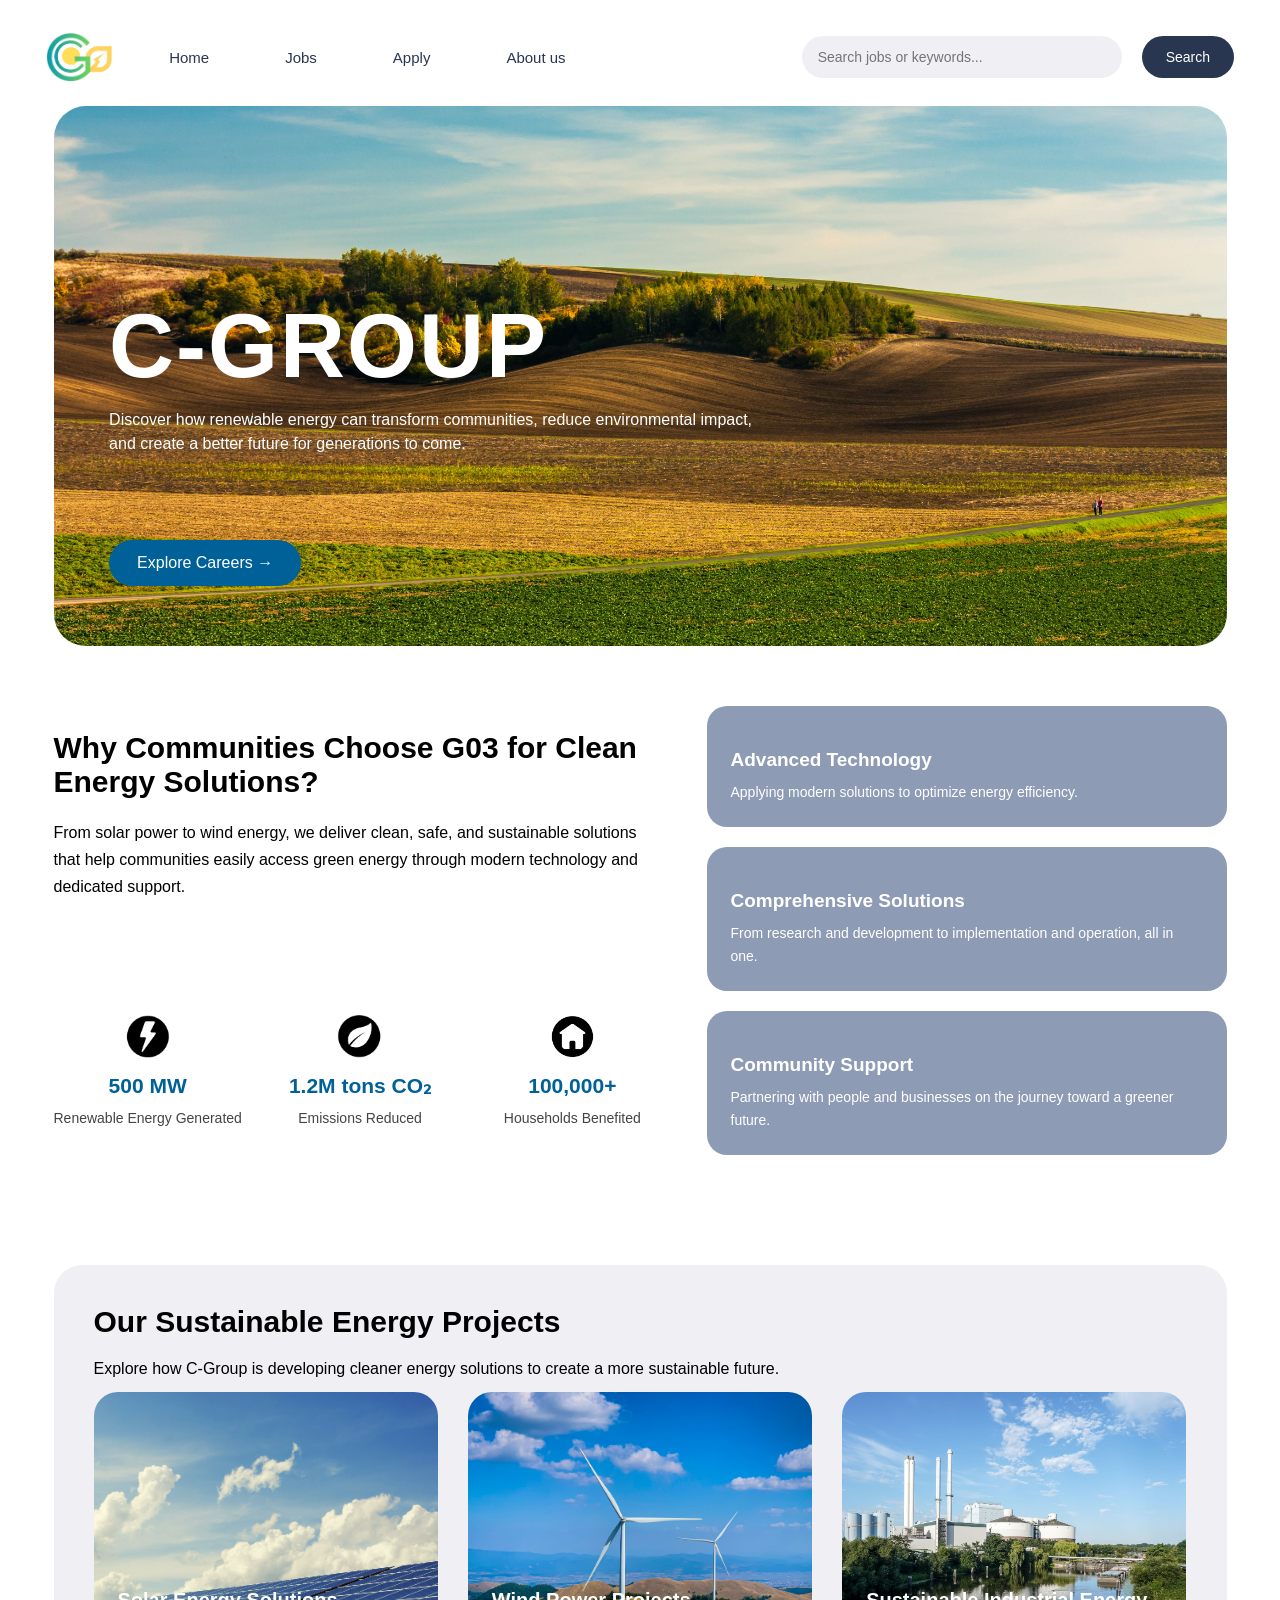
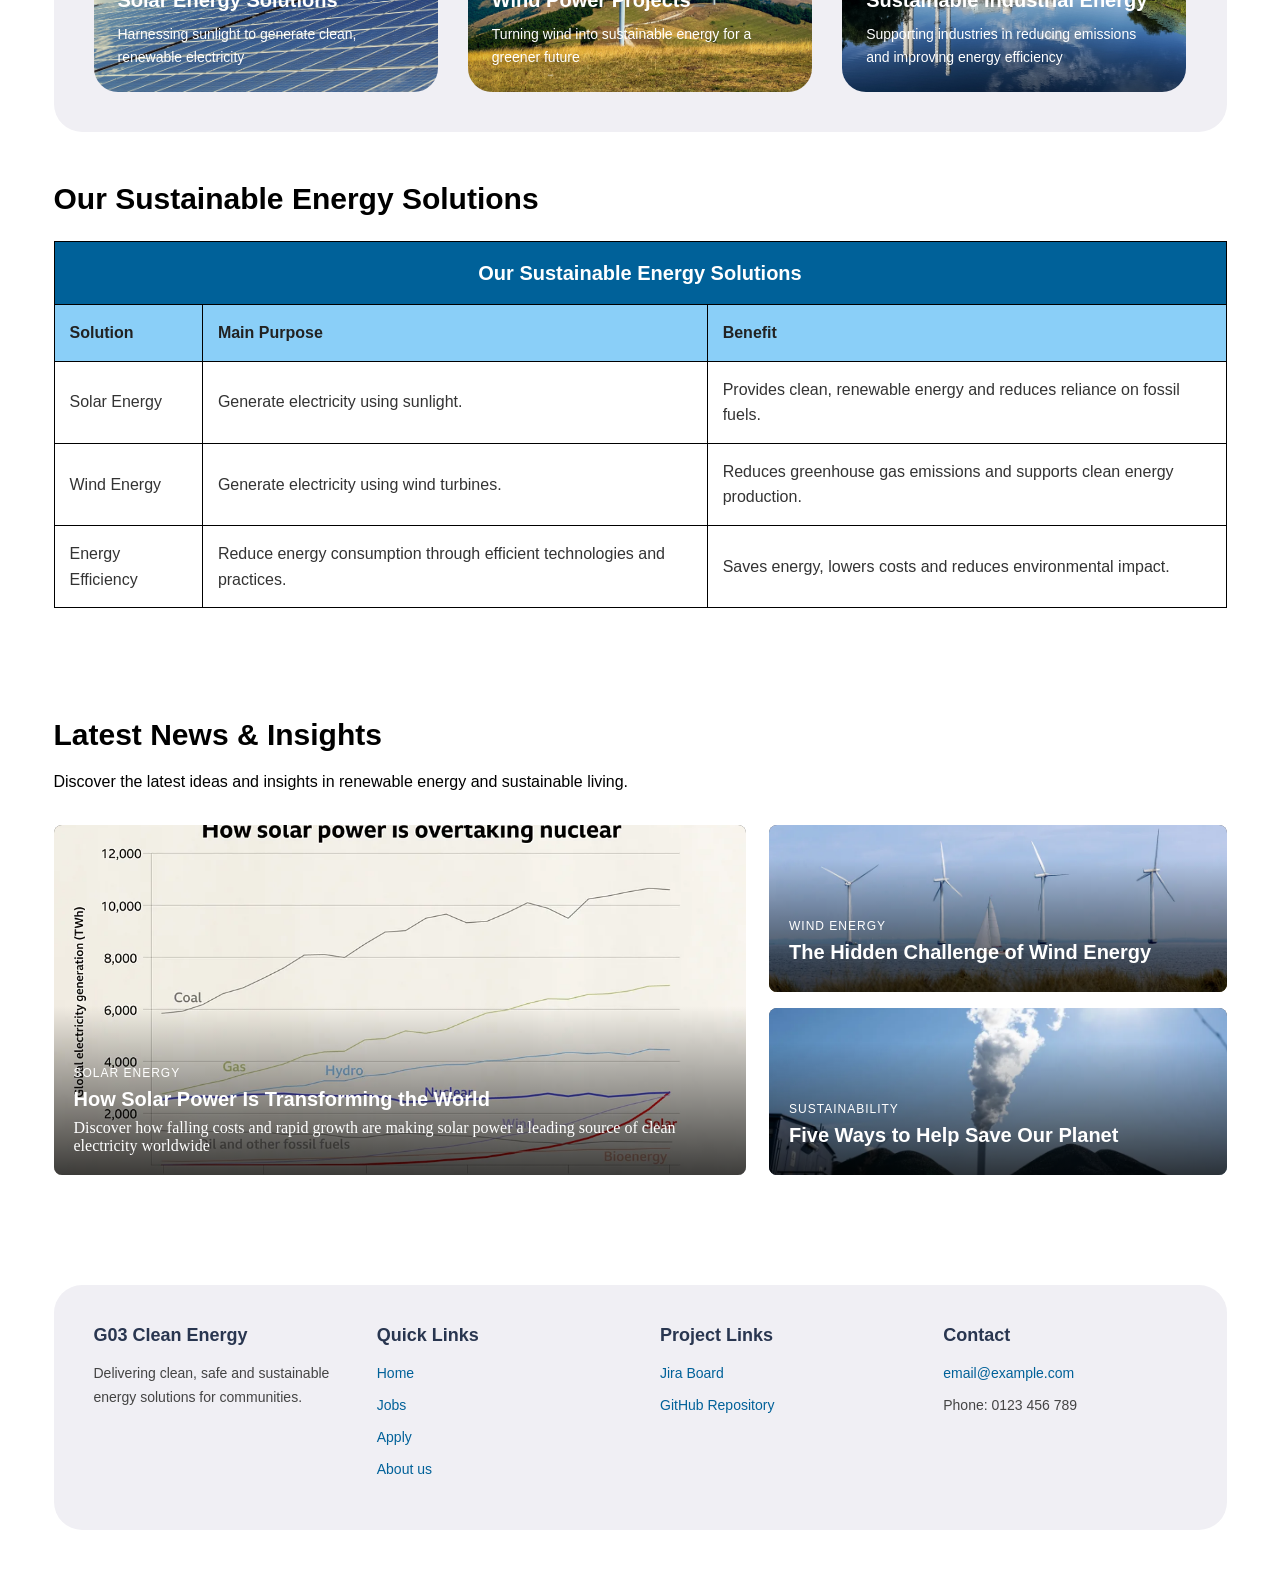
<file: Project-1/index.html>
<!DOCTYPE html>
<html lang="en">
<head>
    <meta charset="UTF-8">
    <meta name="viewport" content="width=device-width, initial-scale=1.0">
    <title>Document</title>
    
    <!-- Shared stylesheet: navigation bar and footer (used by every page) -->
    <link rel="stylesheet" href="styles/styles.css"> 

    <!-- Home page stylesheet: styles only for this page -->
    <link rel="stylesheet" href="styles/index.css">
</head>

<body>

    <!-- =====================================================
         1. HERO (navigation + banner image + hero text)
         ===================================================== -->

    <section class="hero">
        
        <!-- ---------- Navigation bar ---------- -->
        <nav>
            <!-- Left side: logo and page links -->
            <div class="nav-left">

                <!-- Company logo: clicking it returns to the Home page -->
                <a href="index.html" class="logo">
                    <img src="images/logo_.png" alt="company_logo">
                </a>

                <!-- Company logo: clicking it returns to the Home page -->
                <div class="navigation_links">
                    <a href="index.html" class="active">Home</a>
                    <a href="jobs.html">Jobs</a>
                    <a href="apply.html">Apply</a>
                    <a href="about.html">About us</a>
                </div>

            </div>

            <!-- Right side: search form for job titles or keywords -->
            <form class="search_form" action="jobs.html" method="get">
                <input
                    type="search"
                    name="keyword"
                    placeholder="Search jobs or keywords..."
                    aria-label="Search jobs or keywords">

                <!-- Button that submits the search -->
                <button type="submit">Search</button>
            </form>

        </nav>
        
        <!-- ---------- Banner image (below the navigation bar) ---------- -->
        <section class="hero-image">
                <img src="images/background.jpg" alt="Renewable energy solutions">
        </section>

        <!-- ---------- Hero content (placed on top of the banner image) ---------- -->
        <div class="hero-content">

            <!-- Title and description -->
            <div class="hero-text">

                <!-- Title -->
                <div class="hero-title">
                    <h1> <strong> C-GROUP </strong> </h1> 
                </div>

                <!-- Description -->
                <div class="hero-description">
                    <p> Discover how renewable energy can transform communities, reduce environmental impact, 
                        and create a better future for generations to come.</p> 
                </div>

            </div>

            <!-- Call-to-action button -->
            <div class="hero-cta">
                <a href="jobs.html" class="btn-primary">Explore Careers → </a>
            </div>
            
        </div>

    </section>

    <!-- =====================================================
         2. INTRODUCTION
         Left: intro text + statistics.  Right: feature cards.
         ===================================================== -->
    <section class="intro-section">

        <!-- ---------- Left column: text and statistics ---------- -->
        <section class="intro">
            <h2> Why Communities Choose G03 for Clean Energy Solutions? </h2>
            <p> From solar power to wind energy, we deliver clean, safe, and sustainable 
                solutions that help communities easily access green energy through modern 
                technology and dedicated support. </p>

            <!-- Company statistics (3 items in a row) -->
            <div class="company-stats">

                <!-- Stat 1: renewable energy generated -->
                <div class="stat-item">
                    <div class="stat-icon">
                        <img src="images/icon_1.png" alt="lightning_icon ">
                    </div>
                    <h4>500 MW</h4>
                    <p>Renewable Energy Generated</p>
                </div>

                <!-- Stat 2: carbon emissions reduced -->
                <div class="stat-item">
                    <div class="stat-icon">
                        <img src="images/icon_2.png" alt="leaf_icon">
                    </div>
                    <h4>1.2M tons CO₂</h4>
                    <p> Emissions Reduced</p>
                </div>

                <!-- Stat 3: households benefited -->
                <div class="stat-item">
                    <div class="stat-icon">
                        <img src="images/icon_3.png" alt="house_icon">
                    </div>
                    <h4>100,000+</h4>
                    <p>Households Benefited</p>
                </div>

            </div>
            
        </section>

        <!-- ---------- Right column: feature cards (stacked vertically) ---------- -->
        <section class="features-section">
            <section class="features">

                <!-- Feature 1 -->
                <div class="feature-card">
                    <h3> Advanced Technology </h3>
                    <p> Applying modern solutions to optimize energy efficiency. </p>
                </div>

                <!-- Feature 2 -->
                <div class="feature-card">
                    <h3> Comprehensive Solutions </h3>
                    <p> From research and development to implementation and operation, 
                        all in one. </p>
                </div>

                <!-- Feature 3 -->
                <div class="feature-card">
                    <h3> Community Support </h3>
                    <p> Partnering with people and businesses on the journey 
                        toward a greener future. </p>
                </div>

            </section>
        </section>
        
    </section>

    <!-- =====================================================
         3. PROJECTS
         ===================================================== -->
    <section class="intro-project">

        <!-- Heading and description above the project cards -->
        <section class="project-text">
            <h2> Our Sustainable Energy Projects </h2>
            <p> Explore how C-Group is developing cleaner energy solutions to create a more sustainable future. </p>
        </section>

        <!-- Featured projects (3 cards in a row) -->
        <section class="featured-projects">
            <section class="projects">

                <!-- Project 1 -->
                <div class="project-card">
                    <img src="images/project_1.jpg" alt="Solar panels in a solar farm">
                    <h3> Solar Energy Solutions </h3>
                    <p> Harnessing sunlight to generate clean, renewable electricity </p>
                </div>

                <!-- Project 2 -->
                <div class="project-card">
                    <img src="images/project_2.jpg" alt="Wind turbines generating renewable energy">
                    <h3> Wind Power Projects </h3>
                    <p> Turning wind into sustainable energy for a greener future </p>
                </div>

                <!-- Project 3 -->
                <div class="project-card">
                    <img src="images/project_3.jpg" alt="Biomass energy facility">
                    <h3> Sustainable Industrial Energy </h3>
                    <p> Supporting industries in reducing emissions and improving energy efficiency </p>
                </div>

            </section>
        </section>

    </section>

    <!-- =====================================================
         4. SUSTAINABLE ENERGY TABLE
         ===================================================== -->
    <section class="solutions-section">

        <h2> Our Sustainable Energy Solutions </h2>
        <table class="solutions-table">

            <!-- Table title: merge 3 columns -->
            <tr>
                <th colspan="3">Our Sustainable Energy Solutions</th>
            </tr>
            
            <!-- Column headings -->
            <tr>
                <th>Solution</th>
                <th>Main Purpose</th>
                <th>Benefit</th>
            </tr>

            <!-- Solar Energy -->
            <tr>
                <td>Solar Energy</td>
                <td>Generate electricity using sunlight.</td>
                <td>Provides clean, renewable energy and reduces reliance on fossil fuels.</td>
            </tr>

            <!-- Wind Energy -->
            <tr>
                <td>Wind Energy</td>
                <td>Generate electricity using wind turbines.</td>
                <td>Reduces greenhouse gas emissions and supports clean energy production.</td>
            </tr>

            <!-- Energy Efficiency -->
            <tr>
                <td>Energy Efficiency</td>
                <td>Reduce energy consumption through efficient technologies and practices.</td>
                <td>Saves energy, lowers costs and reduces environmental impact.</td>
            </tr>

        </table>

    </section>

    <!-- =====================================================
         5. LATEST NEWS
         ===================================================== -->
    <section class="news-section">

        <!-- Heading and description above the news grid -->
        <div class="news-text">
            <h2> Latest News &amp; Insights </h2>
            <p>  Discover the latest ideas and insights in renewable energy
                 and sustainable living.</p>
        </div>

        <!-- News grid: 1 big article on the left, 2 smaller articles on the right -->
        <div class="news-grid">

            <!-- Left: main featured article -->
            <a href="https://www.bbc.com/future/article/20261023-how-solar-became-bigger-than-nuclear" class="news-card-link">

                <article class="news-card news-main">
                    <img src="images/bbc_solar.jpg" alt="Solar panels in a solar farm">

                    <div class="news-content">
                        <p class="news-category">SOLAR ENERGY</p>
                        <h3>How Solar Power Is Transforming the World</h3>
                        <p> Discover how falling costs and rapid growth are making solar power a 
                        leading source of clean electricity worldwide </p>
                    </div>
                </article>
            </a>
            
            <!-- Right: wrapper that holds the 2 smaller articles (stacked) -->
            <div class="news-right">

                <!-- Top-right article -->
                <a href="https://www.bbc.com/future/article/20250506-renewable-energys-trouble-with-wind-theft" class="news-card-link">

                    <article class="news-card news-secondary">
                        <img src="images/bbc_wind.jpg" alt="Wind turbines generating renewable energy">

                        <div class="news-content">
                            <p class="news-category">WIND ENERGY</p>
                            <h3>The Hidden Challenge of Wind Energy</h3>
                        </div>
                    </article>

                </a>

                <!-- Bottom-right article -->
                <a href="https://www.bbc.com/news/science-environment-60987614" class="news-card-link">

                    <article class="news-card news-secondary">
                        <img src="images/bbc_sustainace.jpg" alt="Biomass energy facility">

                        <div class="news-content">
                            <p class="news-category">SUSTAINABILITY</p>
                            <h3>Five Ways to Help Save Our Planet</h3>
                        </div>
                    </article>

                </a>

            </div>

        </div>

    </section>

    <!-- =====================================================
         6. FOOTER
         ===================================================== -->
    <footer class="footer">

        <!-- Top part: 4 columns -->
        <div class="footer-main">

            <!-- Column 1: company introduction -->
            <div class="footer-column">
                <h3>G03 Clean Energy</h3>
                <p>Delivering clean, safe and sustainable energy solutions for communities.</p>
            </div>

            <!-- Column 2: quick links to the main pages -->
            <div class="footer-column">
                <h3>Quick Links</h3>
                <a href="index.html">Home</a>
                <a href="jobs.html">Jobs</a>
                <a href="apply.html">Apply</a>
                <a href="about.html">About us</a>
            </div>

            <!-- Column 3: project links -->
            <div class="footer-column">
                <h3>Project Links</h3>
                <a href="https://student-team-bgzfvh3f.atlassian.net/jira/software/projects/SCRUM/boards/1?filter=&groupBy=subtask" target="_blank" rel="noopener">Jira Board</a>
                <a href="https://github.com/COS10026-CNKSCD/Project-1" target="_blank" rel="noopener">GitHub Repository</a>
            </div>

            <!-- Column 4: contact information -->
            <div class="footer-column">
                <h3>Contact</h3>
                <a href="mailto:email@example.com">email@example.com</a>
                <p>Phone: 0123 456 789</p>
            </div>

        </div>
    </footer>
    
</body>
</html>
</file>
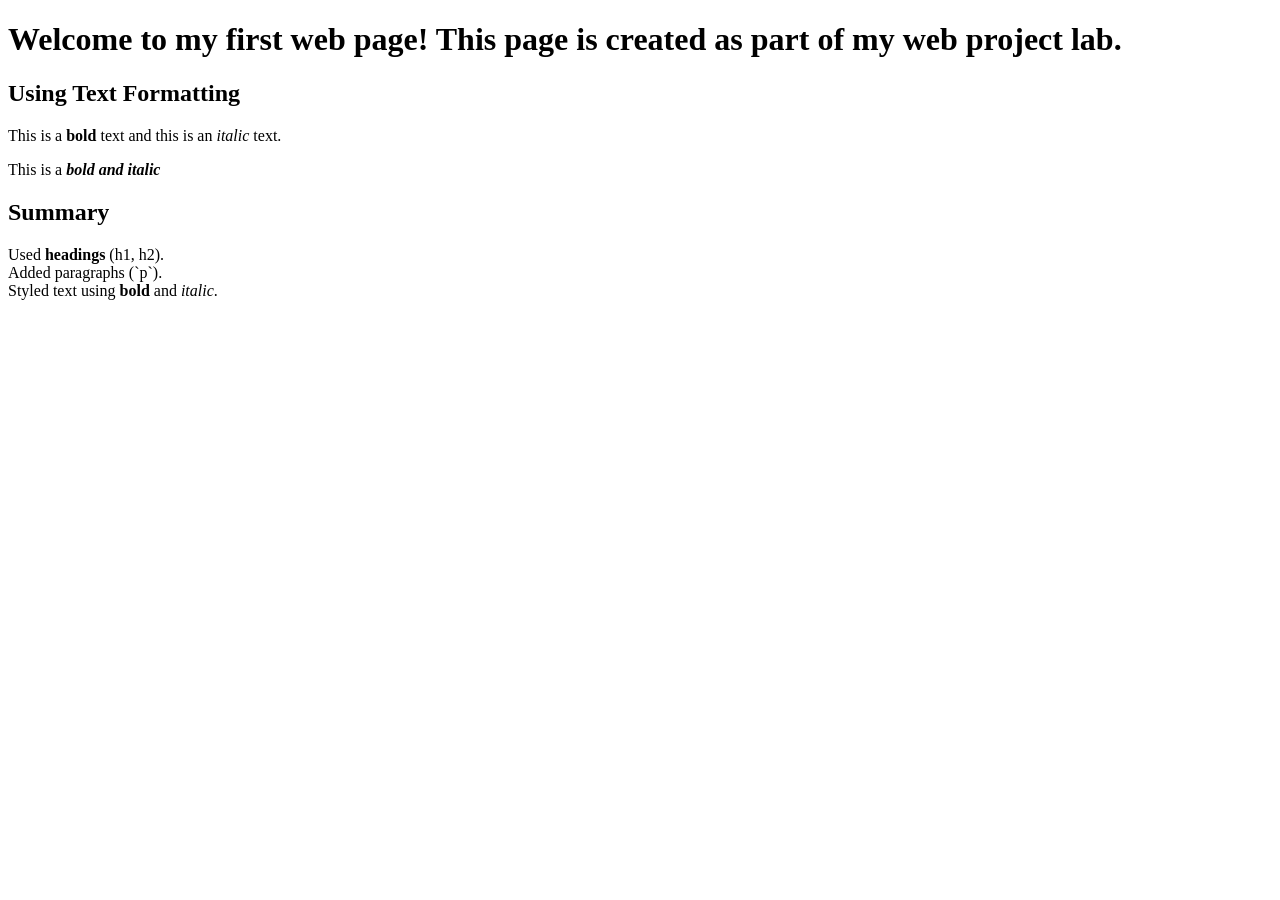
<file: week1/index.html>
<!DOCTYPE html>
<html lang="en">
<head>
    <meta charset="UTF-8">
    <meta name="viewport" content="width=device-width, initial-scale=1.0">
    <title>My First Web Page</title>
</head>
<body>
<h1>
    Welcome to my first web page! This page is created as part of my web project lab.
</h1>

<h2>Using Text Formatting</h2>

<p>
    This is a <strong>bold</strong> text and this is an <em>italic</em> text.
</p>
<p> This is a <strong><em>bold and italic</em></strong> </p>
<h2>Summary</h2>

<p>Used <strong>headings</strong> (h1, h2).<br>
   Added paragraphs (`p`).<br>
   Styled text using <strong>bold</strong> and <em>italic</em>.<br>
</p>

</body>
</html>
</file>
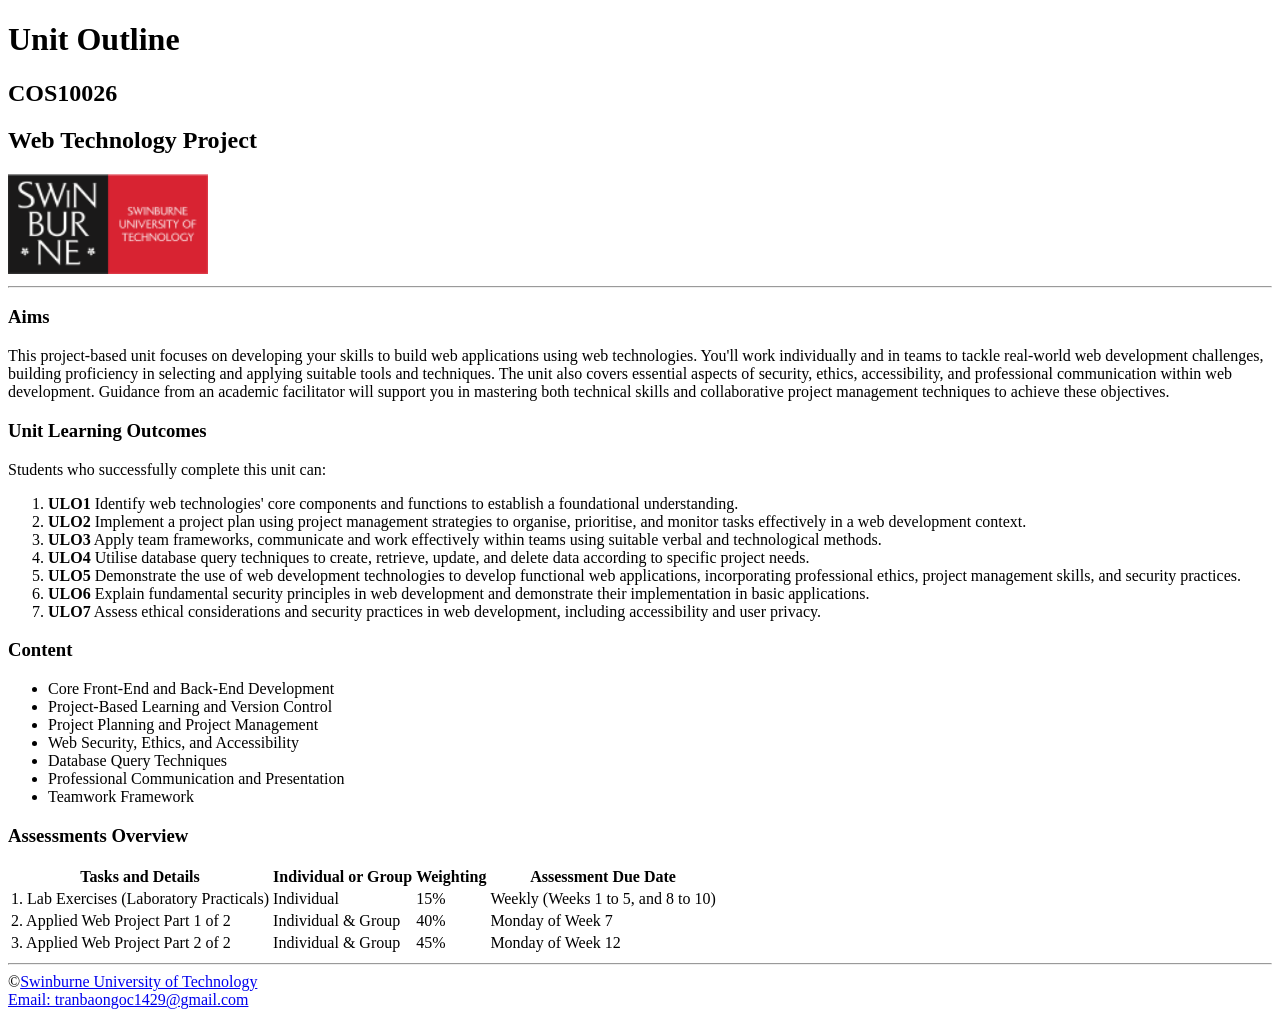
<file: week2/index.html>
<!DOCTYPE html>
<html lang="en">
<head>
    <meta charset="UTF-8">
    <meta 
    name="description"
    content="the website for studying basic HTML"
    >
    <meta 
    name = "keywords"
    content = "HTML, CSS, Javascript"
    >
    <meta
    name = "author"
    content = "Tran Bao Ngoc"
    >
    <meta name="viewport" content="width=device-width, initial-scale=1.0">
    <title>Unit Outline of COS10026</title>
</head>
<body>
<h1>Unit Outline</h1>
<h2>COS10026</h2>
<h2>Web Technology Project</h2>
<img src="swin_logo.png" alt ="Swinburne University of Technology logo" width="200">
<hr>

<h3>Aims</h3>
<p>This project-based unit focuses on developing your skills to build web applications using web technologies. You'll work individually and in teams to tackle real-world web development challenges, building proficiency in selecting and applying suitable tools and techniques. The unit also covers essential aspects of security, ethics, accessibility, and professional communication within web development. Guidance from an academic facilitator will support you in mastering both technical skills and collaborative project management techniques to achieve these objectives. </p>
<h3>Unit Learning Outcomes</h3>
<p>Students who successfully complete this unit can:</p>
<ol>
    <li><strong>ULO1 </strong>Identify web technologies' core components and functions to establish a foundational understanding.
</li>
<li><strong>ULO2</strong> Implement a project plan using project management strategies to organise, prioritise, and monitor tasks effectively in a web development context.
</li>
<li><strong>ULO3</strong> Apply team frameworks, communicate and work effectively within teams using suitable verbal and technological methods.
</li>
<li><strong>ULO4</strong> Utilise database query techniques to create, retrieve, update, and delete data according to specific project needs.
</li>
<li><strong>ULO5</strong> Demonstrate the use of web development technologies to develop functional web applications, incorporating professional ethics, project management skills, and security practices.
</li>
<li><strong>ULO6</strong> Explain fundamental security principles in web development and demonstrate their implementation in basic applications.
</li>
<li><strong>ULO7</strong> Assess ethical considerations and security practices in web development, including accessibility and user privacy.
</li>
</ol>
<h3>Content</h3>
<ul>
    <li>Core Front-End and Back-End Development</li>
    <li>Project-Based Learning and Version Control</li>
    <li>Project Planning and Project Management</li>
    <li>Web Security, Ethics, and Accessibility</li>
    <li>Database Query Techniques</li>
    <li>Professional Communication and Presentation</li>
    <li>Teamwork Framework</li>
</ul>

<h3>Assessments Overview</h3>
<table>
    <thead>
    <tr>
        <th>Tasks and Details</th>
        <th>Individual or Group</th>
        <th>Weighting</th>
        <th>Assessment Due Date</th>
    </tr>
    </thead>
    <tbody>
    <tr> 
        <td>1. Lab Exercises (Laboratory Practicals)</td>
        <td>Individual</td>
        <td>15%</td>
        <td>Weekly (Weeks 1 to 5, and 8 to 10)</td>
    </tr>
    <tr>
        <td>2. Applied Web Project Part 1 of 2</td>
        <td>Individual &amp; Group</td>
        <td>40%</td>
        <td>Monday of Week 7</td>
    </tr>
    <tr>
        <td>3. Applied Web Project Part 2 of 2</td>
        <td>Individual &amp; Group</td>
        <td>45%</td>
        <td>Monday of Week 12</td>
    </tr>
    </tbody>
    
</table>

<footer>
    <hr>
    <div>&copy;<a href = "https://www.swinburne.edu.au/"target="_blank">Swinburne University of Technology</a>
       &nbsp;&nbsp;&nbsp;&nbsp;&nbsp;&nbsp;&nbsp;&nbsp;&nbsp;&nbsp;&nbsp;&nbsp;&nbsp;&nbsp;&nbsp;&nbsp;&nbsp;
       &nbsp;&nbsp;&nbsp;&nbsp;&nbsp;&nbsp;&nbsp;&nbsp;&nbsp;&nbsp;&nbsp;&nbsp;&nbsp;&nbsp;&nbsp;&nbsp;&nbsp;
       &nbsp;&nbsp;&nbsp;&nbsp;&nbsp;&nbsp;&nbsp;&nbsp;&nbsp;&nbsp;&nbsp;&nbsp;&nbsp;&nbsp;&nbsp;&nbsp;&nbsp;
       &nbsp;&nbsp;&nbsp;&nbsp;&nbsp;&nbsp;&nbsp;&nbsp;&nbsp;&nbsp;&nbsp;&nbsp;&nbsp;&nbsp;&nbsp;&nbsp;&nbsp;
       &nbsp;&nbsp;&nbsp;&nbsp;&nbsp;&nbsp;&nbsp;&nbsp;&nbsp;&nbsp;&nbsp;&nbsp;&nbsp;&nbsp;&nbsp;&nbsp;&nbsp;
       &nbsp;&nbsp;&nbsp;&nbsp;&nbsp;&nbsp;&nbsp;&nbsp;&nbsp;&nbsp;&nbsp;&nbsp;&nbsp;&nbsp;&nbsp;&nbsp;&nbsp;
       &nbsp;&nbsp;&nbsp;&nbsp;&nbsp;&nbsp;&nbsp;&nbsp;&nbsp;&nbsp;&nbsp;&nbsp;&nbsp;&nbsp;&nbsp;&nbsp;&nbsp;
       &nbsp;&nbsp;&nbsp;&nbsp;&nbsp;&nbsp;&nbsp;&nbsp;&nbsp;&nbsp;&nbsp;&nbsp;&nbsp;&nbsp;&nbsp;&nbsp;&nbsp;
       &nbsp;&nbsp;&nbsp;&nbsp;&nbsp;&nbsp;&nbsp;&nbsp;&nbsp;&nbsp;&nbsp;&nbsp;&nbsp;&nbsp;&nbsp;&nbsp;&nbsp;
       &nbsp;&nbsp;&nbsp;&nbsp;&nbsp;&nbsp;&nbsp;&nbsp;&nbsp;&nbsp;&nbsp;&nbsp;&nbsp;&nbsp;&nbsp;&nbsp;&nbsp;
       &nbsp;&nbsp;&nbsp;&nbsp;&nbsp;&nbsp;&nbsp;&nbsp;&nbsp;&nbsp;&nbsp;&nbsp;&nbsp;&nbsp;&nbsp;&nbsp;&nbsp;
       &nbsp;&nbsp;&nbsp;&nbsp;&nbsp;&nbsp;&nbsp;&nbsp;&nbsp;&nbsp;&nbsp;&nbsp;&nbsp;&nbsp;&nbsp;&nbsp;&nbsp;
       &nbsp;&nbsp;&nbsp;&nbsp;&nbsp;&nbsp;&nbsp;&nbsp;&nbsp;&nbsp;&nbsp;&nbsp;&nbsp;&nbsp;&nbsp;&nbsp;&nbsp;
       &nbsp;&nbsp;&nbsp;&nbsp;&nbsp;&nbsp;&nbsp;&nbsp;&nbsp;&nbsp;&nbsp;&nbsp;
    <a href="mailto:tranbaongoc1429@gmail.com">Email: tranbaongoc1429@gmail.com</a></div>
    
 </footer>




<!--footer>
    <hr>
    <div style="display: flex; justify-content: space-between;">
    <div>&copy;<a href = "https://www.swinburne.edu.au/"target="_blank">Swinburne University of Technology</a></div>
    <div><a href="mailto:tranbaongoc1429@gmail.com">Email: tranbaongoc1429@gmail.com</a></div>
    </div>
 </footer>



</body>
</html>
</file>
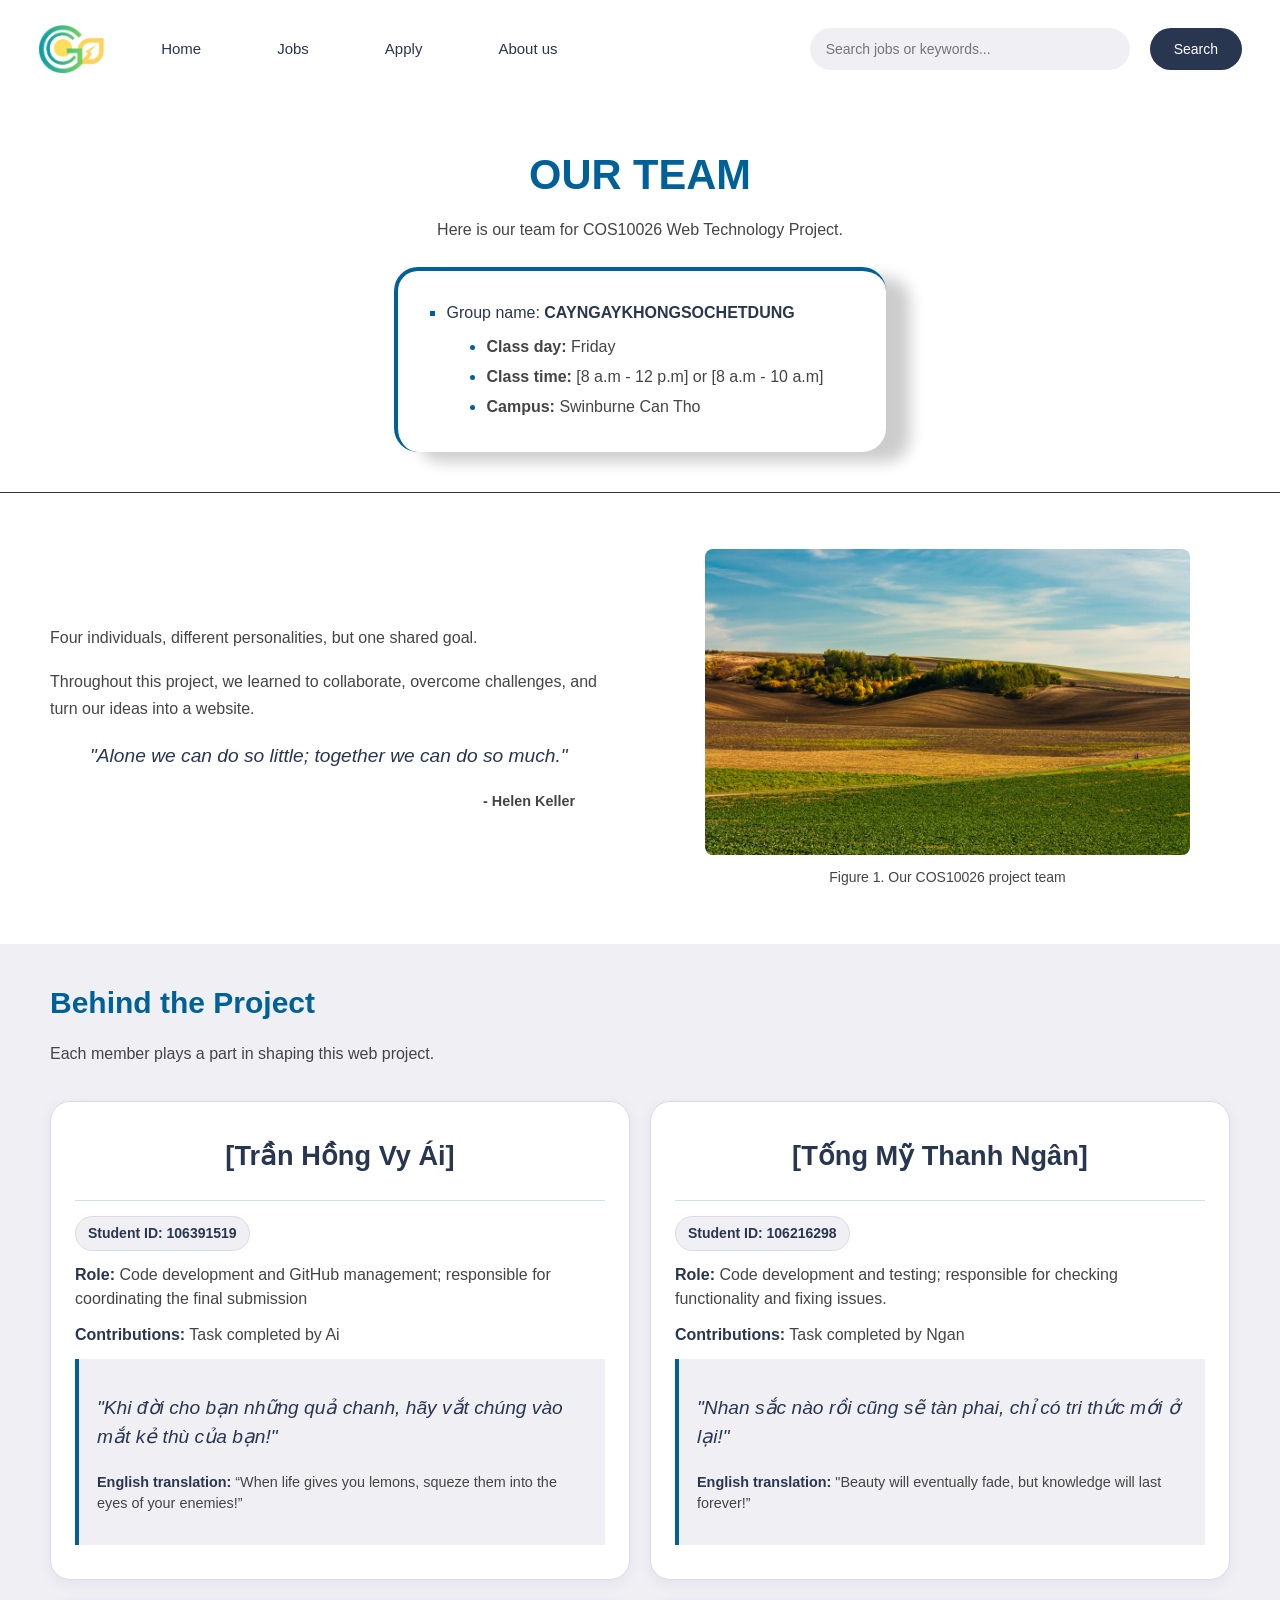
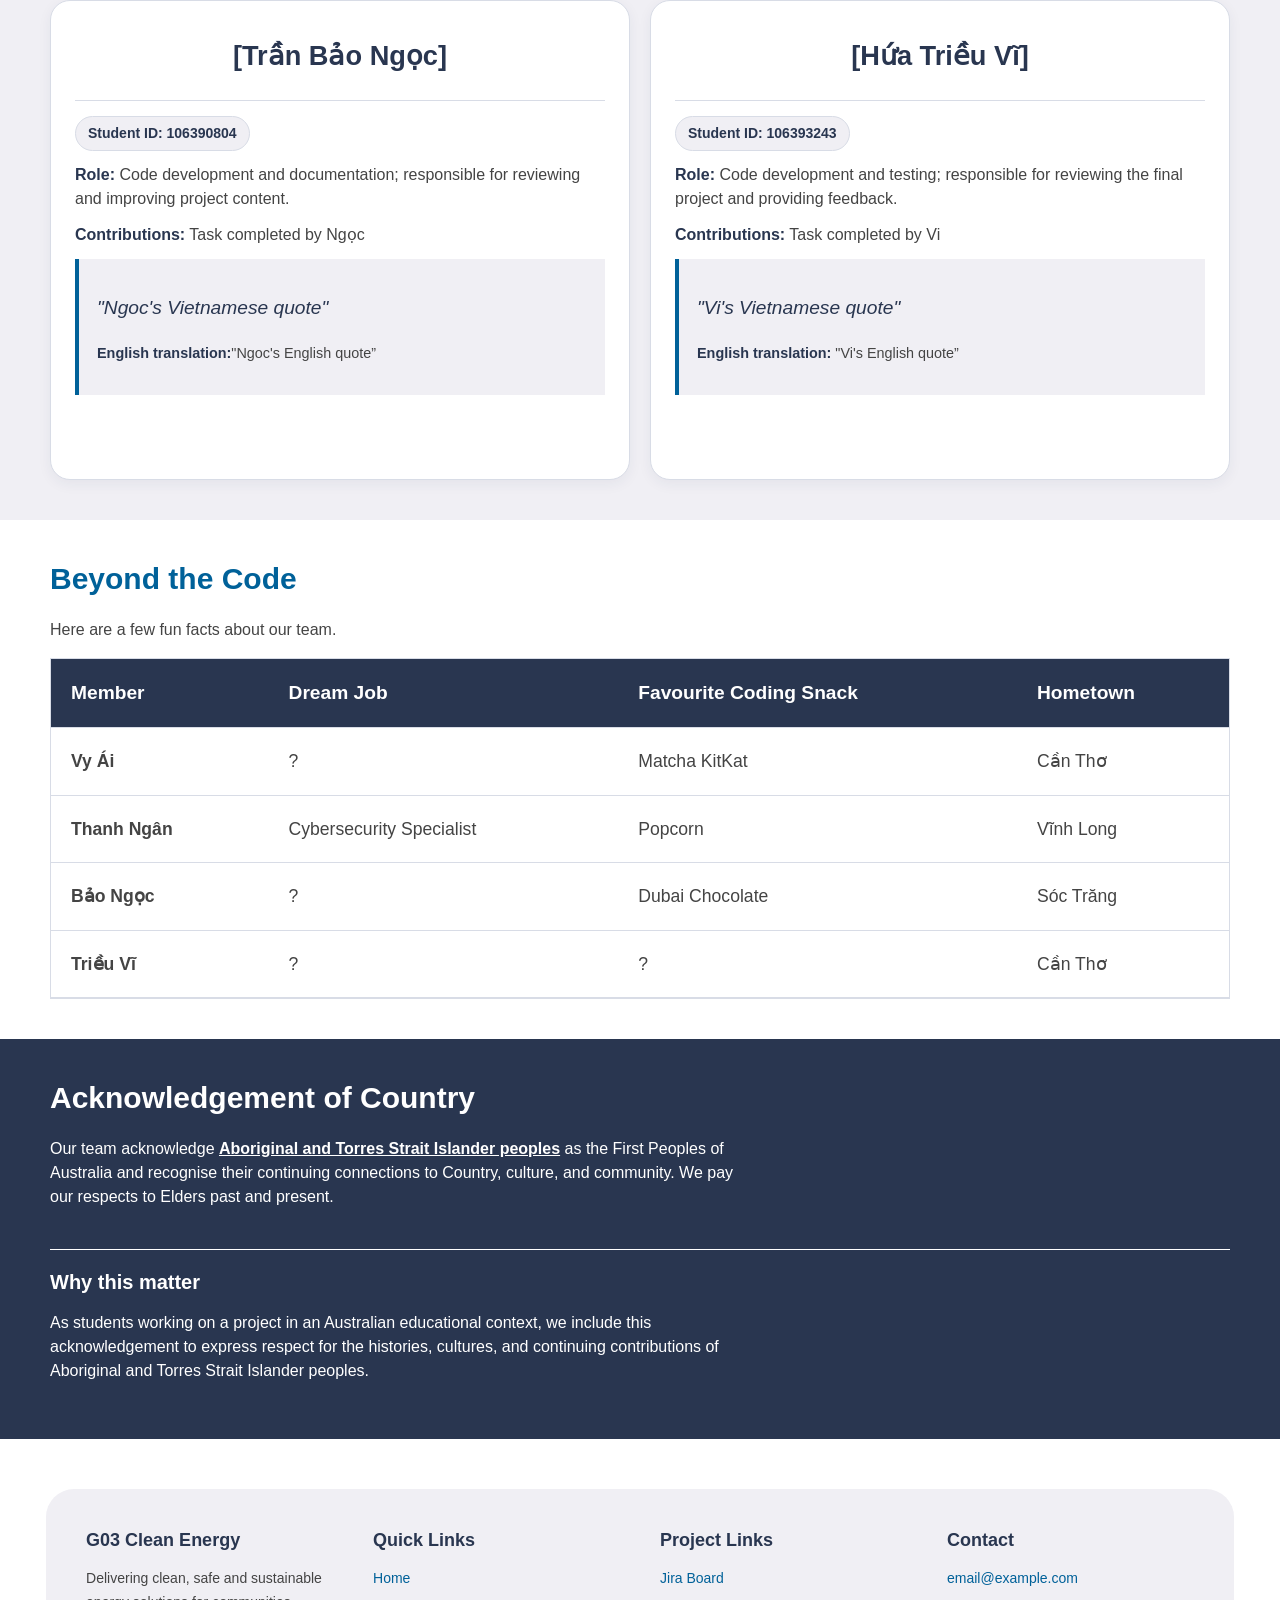
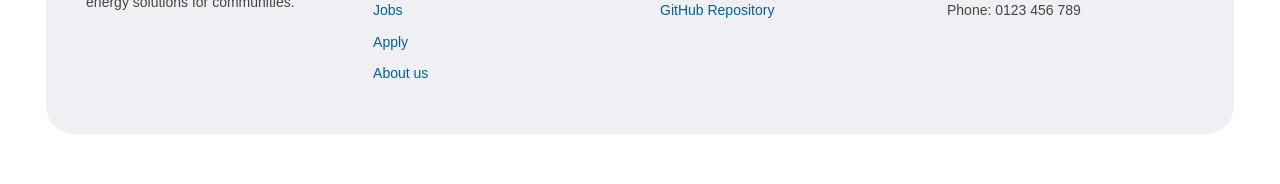
<file: Project-1/about.html>
<!DOCTYPE html>
<html lang="en">
<head>
    <meta charset="UTF-8">
    <meta name="viewport" content="width=device-width, initial-scale=1.0">
    <title>About Us</title>
    <!-- External CSS -->
    <link rel="stylesheet" href="./styles/about.css">
    <link rel="stylesheet" href="./styles/styles.css">
    <!-- Embedded CSS -->
    <style>
        main h1, h2, h3 {
            font-family: "Trebuchet MS", sans-serif;
            line-height: 1.25;
        }
    </style>
</head>
<body>
   <section class="hero">
        
        <!-- ---------- Navigation bar ---------- -->
        <nav>
            <!-- Left side: logo and page links -->
            <div class="nav-left">

                <!-- Company logo: clicking it returns to the Home page -->
                <a href="index.html" class="logo">
                    <img src="images/logo_.png" alt="company_logo">
                </a>

                <!-- Company logo: clicking it returns to the Home page -->
                <div class="navigation_links">
                    <a href="index.html" class="active">Home</a>
                    <a href="jobs.html">Jobs</a>
                    <a href="apply.html">Apply</a>
                    <a href="about.html">About us</a>
                </div>

            </div>

            <!-- Right side: search form for job titles or keywords -->
            <form class="search_form" action="jobs.html" method="get">
                <input
                    type="search"
                    name="keyword"
                    placeholder="Search jobs or keywords..."
                    aria-label="Search jobs or keywords">

                <!-- Button that submits the search -->
                <button type="submit">Search</button>
            </form>

        </nav>

    <main id="main-content">
        <!-- Section 1: Team introduction includes: group name, class day/time (nested list) -->
        <section class="team-intro-section">
            <div class="page-container">
                <h1>OUR TEAM</h1>
                <p class="intro-description">Here is our team for COS10026 Web Technology Project.</p>

                    <!-- The requirement for nested list -->
                    <ul class="group-info">
                        <li style="list-style-type: square;"> Group name: <strong>CAYNGAYKHONGSOCHETDUNG</strong>
                            <ul>
                                <li style="list-style-type: disc"><strong>Class day:</strong> Friday</li>
                                <li style="list-style-type: disc"><strong>Class time:</strong> [8 a.m - 12 p.m] or [8 a.m - 10 a.m]</li>
                                <li style="list-style-type: disc"><strong>Campus:</strong> Swinburne Can Tho</li>
                            </ul>
                        </li>
                    </ul>
                </div>
            </section>

        <!-- Section 2: A single GROUP photo (not individual), <300 KB located on the right column -->
        <section class="photo-section">
            <div class="page-container">
                <div class="group-story-layout">

                    <!-- Left column: Group story -->
                    <div class="group-story">

                        <p>Four individuals, different personalities, but one shared goal.</p>
                        <p>Throughout this project, we learned to collaborate, overcome challenges, and turn our ideas into a website.</p>

                        <!-- quoting a statement from someone, recommend to use blockquote -->
                        <blockquote>
                            <p>"Alone we can do so little; together we can do so much."</p>
                            <footer>- Helen Keller</footer>
                        </blockquote>
                    </div>
                    <figure class="group-photo">
                        <img src="./images/background.jpg">
                        <figcaption>Figure 1. Our COS10026 project team</figcaption>
                    </figure>
                </div>
            </div>
        </section>

        <!-- Section 3: Member contributions and quotes using a defination list -->
        <section class="members-section">
            <div class="page-container">
                <h2>Behind the Project</h2>
                <p>Each member plays a part in shaping this web project.</p>
                <dl class="members-list">
                    <!-- Member 1 - Ai -->
                    <div class="member-profile">
                        <dt><h3>[Trần Hồng Vy Ái]</h3></dt>
                        <dd><span class="student-id">Student ID: 106391519</span></dd>
                        <dd><strong>Role:</strong> Code development and GitHub management; responsible for coordinating the final submission</dd>
                        <dd><strong>Contributions:</strong> Task completed by Ai</dd>
                        <dd class="member-quote">
                            <p class="vietnamese-quote"> "Khi đời cho bạn những quả chanh, hãy vắt chúng vào mắt kẻ thù của bạn!"</p>
                            <p class="eng-quote"><strong>English translation:</strong> “When life gives you lemons, squeze them into the eyes of your enemies!”</p>
                        </dd>
                    </div>

                    <!-- Member 2 - Ngan -->
                    <div class="member-profile">
                        <dt><h3>[Tống Mỹ Thanh Ngân]</h3></dt>
                        <dd><span class="student-id">Student ID: 106216298</span></dd>
                        <dd><strong>Role:</strong> Code development and testing; responsible for checking functionality and fixing issues.</dd>
                        <dd><strong>Contributions:</strong> Task completed by Ngan</dd>
                        <dd class="member-quote">
                            <p class="vietnamese-quote"> "Nhan sắc nào rồi cũng sẽ tàn phai, chỉ có tri thức mới ở lại!"</p>
                            <p class="eng-quote"><strong>English translation:</strong> "Beauty will eventually fade, but knowledge will last forever!”</p>
                        </dd>
                    </div>

                    <!-- Member 3 - Ngọc -->
                    <div class="member-profile">
                        <dt><h3>[Trần Bảo Ngọc]</h3></dt>
                        <dd><span class="student-id">Student ID: 106390804</span></dd>
                        <dd><strong>Role:</strong> Code development and documentation; responsible for reviewing and improving project content.</dd>
                        <dd><strong>Contributions:</strong> Task completed by Ngọc</dd>
                        <dd class="member-quote">
                            <p class="vietnamese-quote"> "Ngoc's Vietnamese quote"</p>
                            <p class="eng-quote"><strong>English translation:</strong>"Ngoc's English quote”</p>
                        </dd>
                    </div>

                    <!-- Member 4 - Vĩ -->
                    <div class="member-profile">
                        <dt><h3>[Hứa Triều Vĩ]</h3></dt>
                        <dd><span class="student-id">Student ID: 106393243</span></dd>
                        <dd><strong>Role:</strong> Code development and testing; responsible for reviewing the final project and providing feedback.</dd>
                        <dd><strong>Contributions:</strong> Task completed by Vi</dd>
                        <dd class="member-quote">
                            <p class="vietnamese-quote"> "Vi's Vietnamese quote"</p>
                            <p class="eng-quote"><strong>English translation:</strong> "Vi's English quote”</p>
                        </dd>
                    </div>
                </dl>
            </div>
        </section>

        <!-- Section 4: Fun facts table with caption (e.g. dream job, coding snack, hometown) -->
        <section class="facts-section">
            <div class="page-container">
                <h2>Beyond the Code</h2>
                <p>Here are a few fun facts about our team.</p>
                <div class="facts-table-container">
                    <table class="facts-table">
                        <thead>
                            <tr>
                                <th>Member</th>
                                <th>Dream Job</th>
                                <th>Favourite Coding Snack</th>
                                <th>Hometown</t>
                            </tr>
                        </thead>

                        <tbody>
                            <tr>
                                <th>Vy Ái</th>
                                <td>?</td>
                                <td>Matcha KitKat</td>
                                <td>Cần Thơ</td>
                            </tr>
                            
                            <tr>
                                <th>Thanh Ngân</th>
                                <td>Cybersecurity Specialist</td>
                                <td>Popcorn</td>
                                <td>Vĩnh Long</td>
                            </tr>

                            <tr>
                                <th>Bảo Ngọc</th>
                                <td>?</td>
                                <td>Dubai Chocolate</td>
                                <td>Sóc Trăng</td>
                            </tr>

                            <tr>
                                <th>Triều Vĩ</th>
                                <td>?</td>
                                <td>?</td>
                                <td>Cần Thơ</td>
                            </tr>
                        </tbody>  
                    </table>
                </div>
            </div>
        </section>

        <!-- Section 5: Acknowledgement of Country -->
        <section class="country-acknowledgement-section">
            <div class="country-acknowledgement-content">
                <h2>Acknowledgement of Country</h2>
                <p>Our team acknowledge <strong><u>Aboriginal and Torres Strait Islander peoples</u></strong> as the First Peoples of Australia and recognise their continuing connections to Country, culture, and community. We pay our respects to Elders past and present.</p>
                <h3>Why this matter</h3>
                <p>As students working on a project in an Australian educational context, we include this acknowledgement to express respect for the histories, cultures, and continuing contributions of Aboriginal and Torres Strait Islander peoples.</p>
            </div>
        </section>
    </main>

    <!-- Shared footer with index.html, job.html, apply.html -->
    <footer class="footer">

        <!-- Top part: 4 columns -->
        <div class="footer-main">

            <!-- Column 1: company introduction -->
            <div class="footer-column">
                <h3>G03 Clean Energy</h3>
                <p>Delivering clean, safe and sustainable energy solutions for communities.</p>
            </div>

            <!-- Column 2: quick links to the main pages -->
            <div class="footer-column">
                <h3>Quick Links</h3>
                <a href="index.html">Home</a>
                <a href="jobs.html">Jobs</a>
                <a href="apply.html">Apply</a>
                <a href="about.html">About us</a>
            </div>

            <!-- Column 3: project links -->
            <div class="footer-column">
                <h3>Project Links</h3>
                <a href="" target="_blank" rel="noopener">Jira Board</a>
                <a href="" target="_blank" rel="noopener">GitHub Repository</a>
            </div>

            <!-- Column 4: contact information -->
            <div class="footer-column">
                <h3>Contact</h3>
                <a href="mailto:email@example.com">email@example.com</a>
                <p>Phone: 0123 456 789</p>
            </div>

        </div>
    </footer>
</body>
</html>
</file>
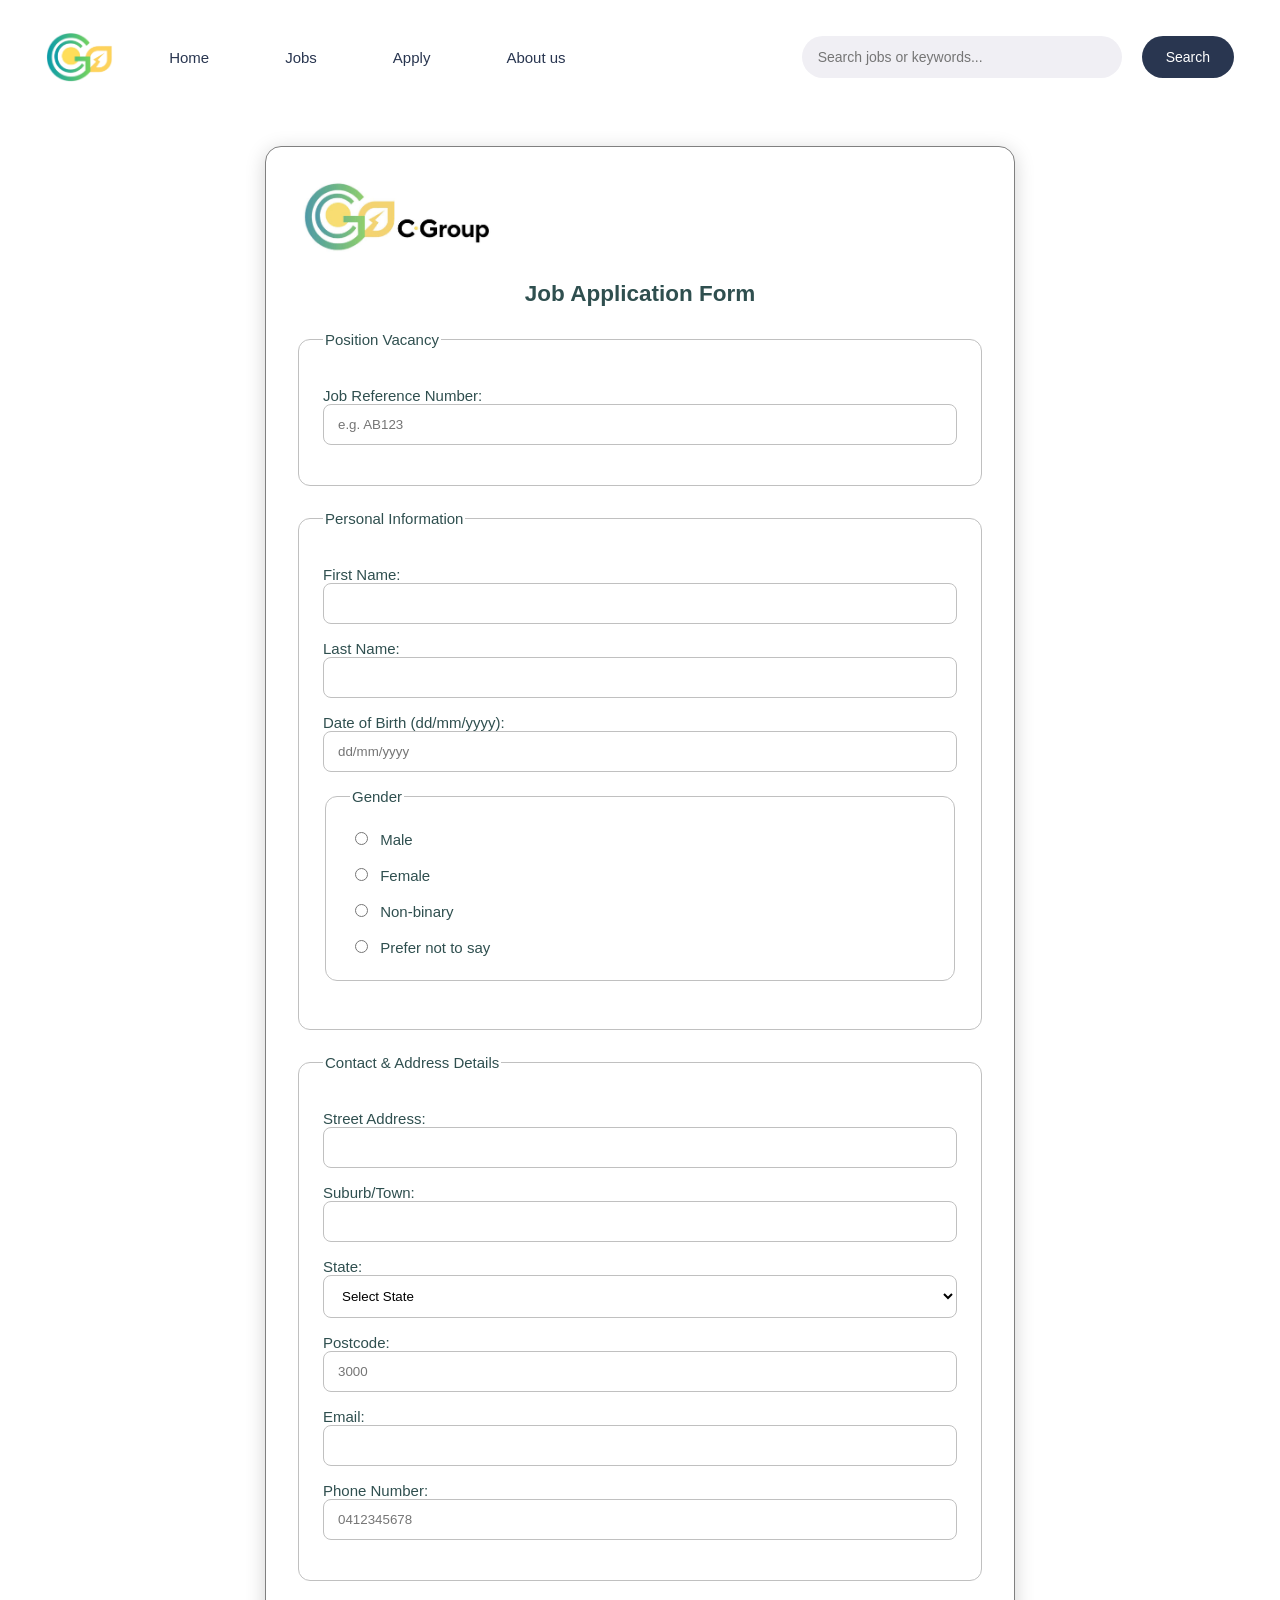
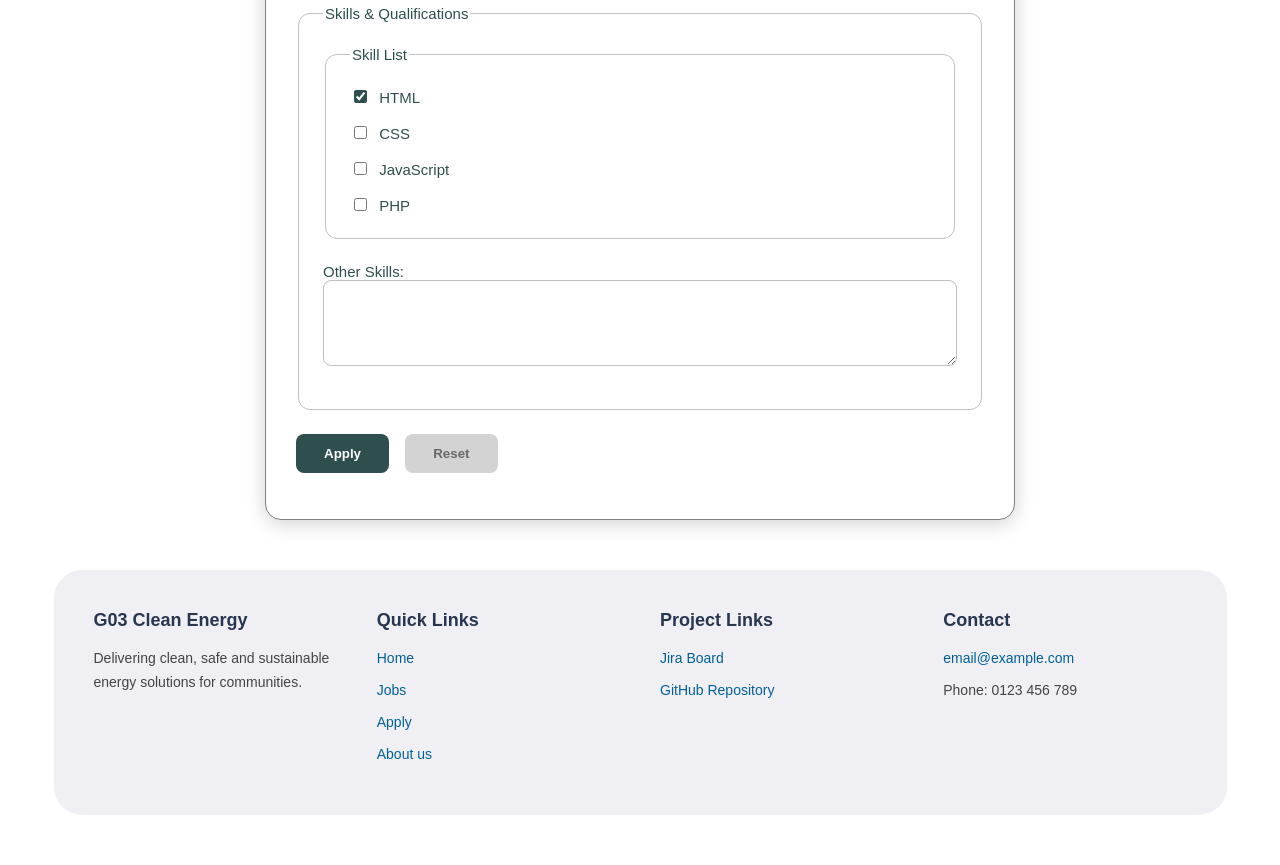
<file: Project-1/apply.html>
<!DOCTYPE html>
<html lang="en">
<head>
  <meta charset="UTF-8">
  <title>Job Application Form</title>
  <link rel="stylesheet" href="./styles/styles.css">
  <link rel="stylesheet" href="./styles/apply.css">
</head>
<body>  
        <!-- ---------- Navigation bar ---------- -->
        <nav>
            <!-- Left side: logo and page links -->
            <div class="nav-left">

                <!-- Company logo: clicking it returns to the Home page -->
                <a href="index.html" class="logo">
                    <img src="images/logo_.png" alt="company_logo">
                </a>

                <!-- Company logo: clicking it returns to the Home page -->
                <div class="navigation_links">
                    <a href="index.html" class="active">Home</a>
                    <a href="jobs.html">Jobs</a>
                    <a href="apply.html">Apply</a>
                    <a href="about.html">About us</a>
                </div>

            </div>

            <!-- Right side: search form for job titles or keywords -->
            <form class="search_form" action="jobs.html" method="get">
                <input
                    type="search"
                    name="keyword"
                    placeholder="Search jobs or keywords..."
                    aria-label="Search jobs or keywords">

                <!-- Button that submits the search -->
                <button type="submit">Search</button>
            </form>

        </nav>
        
    <section class="theme">
      <img src="./images/logo.jpg" alt="Company Logo" width="200">

      <h1 id="applytitle">Job Application Form</h1>
      
      <form action="https://mercury.swin.edu.au/it000000/formtest.php" method="post">
        <!-- 1. Position Vacancy -->
        <fieldset>
          <legend>Position Vacancy</legend>
          <p>
            <label for="jobRef">Job Reference Number:</label><br>
            <input type="text" name="jobRef" id="jobRef" required pattern="^[a-zA-Z0-9]{5}$" placeholder="e.g. AB123">
          </p>
        </fieldset>

        <!-- 2. Personal Information -->
        <fieldset>
          <legend>Personal Information</legend>

          <p>
            <label for="firstName">First Name:</label><br>
            <input type="text" name="firstName" id="firstName" required maxlength="20" pattern="^[A-Za-z]{1,20}$">
          </p>

          <p>
            <label for="lastName">Last Name:</label><br>
            <input type="text" name="lastName" id="lastName" required maxlength="20" pattern="^[A-Za-z]{1,20}$">
          </p>

          <p>
            <label for="dob">Date of Birth (dd/mm/yyyy):</label><br>
            <input type="text" name="dob" id="dob" required pattern="^(0[1-9]|[12][0-9]|3[01])\/(0[1-9]|1[012])\/(19|20)\d\d$" placeholder="dd/mm/yyyy">
          </p>

          <!-- Gender Fieldset inside Personal Info -->
          <fieldset>
            <legend>Gender</legend>
            <label><input type="radio" name="gender" value="male" required> Male</label><br>
            <label><input type="radio" name="gender" value="female" required> Female</label><br>
            <label><input type="radio" name="gender" value="nonbinary" required> Non-binary</label><br>
            <label><input type="radio" name="gender" value="other" required> Prefer not to say</label>
          </fieldset>
        </fieldset>

        <!-- 3. Contact & Address Details -->
        <fieldset>
          <legend>Contact & Address Details</legend>

          <p>
            <label for="address">Street Address:</label><br>
            <input type="text" name="address" id="address" required maxlength="40">
          </p>

          <p>
            <label for="suburb">Suburb/Town:</label><br>
            <input type="text" name="suburb" id="suburb" required maxlength="40">
          </p>

          <p>
            <label for="state">State:</label><br>
            <select name="state" id="state" required>
              <option value="" disabled selected>Select State</option>
              <option value="VIC">VIC</option>
              <option value="NSW">NSW</option>
              <option value="QLD">QLD</option>
              <option value="NT">NT</option>
              <option value="WA">WA</option>
              <option value="SA">SA</option>
              <option value="TAS">TAS</option>
              <option value="ACT">ACT</option>
            </select>
          </p>

          <p>
            <label for="postcode">Postcode:</label><br>
            <input type="text" name="postcode" id="postcode" required pattern="^[0-9]{4}$" maxlength="4" placeholder="3000">
          </p>

          <p>
            <label for="email">Email:</label><br>
            <input type="email" name="email" id="email" required>
          </p>

          <p>
            <label for="phone">Phone Number:</label><br>
            <input type="tel" name="phone" id="phone" required pattern="^[0-9\s\-]{8,12}$" placeholder="0412345678">
          </p>
        </fieldset>

        <!-- 4. Skills & Qualifications -->
        <fieldset>
          <legend>Skills & Qualifications</legend>

          <fieldset>
            <legend>Skill List</legend>
            <label><input type="checkbox" name="skills[]" value="HTML" checked="checked"> HTML</label><br>
            <label><input type="checkbox" name="skills[]" value="CSS"> CSS</label><br>
            <label><input type="checkbox" name="skills[]" value="JavaScript"> JavaScript</label><br>
            <label><input type="checkbox" name="skills[]" value="PHP"> PHP</label>
          </fieldset>

          <p>
            <label for="otherSkills">Other Skills:</label><br>
            <textarea name="otherSkills" id="otherSkills" rows="4" cols="40"></textarea>
          </p>
        </fieldset>

        <!-- Submit & Reset Buttons -->
        <p>
          <input type="submit" value="Apply">
          <input type="reset" value="Reset">
        </p>

      </form>

    </section>
    <!-- =====================================================
         5. FOOTER
         ===================================================== -->
    <footer class="footer">

        <!-- Top part: 4 columns -->
        <div class="footer-main">

            <!-- Column 1: company introduction -->
            <div class="footer-column">
                <h3>G03 Clean Energy</h3>
                <p>Delivering clean, safe and sustainable energy solutions for communities.</p>
            </div>

            <!-- Column 2: quick links to the main pages -->
            <div class="footer-column">
                <h3>Quick Links</h3>
                <a href="index.html">Home</a>
                <a href="jobs.html">Jobs</a>
                <a href="apply.html">Apply</a>
                <a href="about.html">About us</a>
            </div>

            <!-- Column 3: project links -->
            <div class="footer-column">
                <h3>Project Links</h3>
                <a href="" target="_blank" rel="noopener">Jira Board</a>
                <a href="" target="_blank" rel="noopener">GitHub Repository</a>
            </div>

            <!-- Column 4: contact information -->
            <div class="footer-column">
                <h3>Contact</h3>
                <a href="mailto:email@example.com">email@example.com</a>
                <p>Phone: 0123 456 789</p>
            </div>

        </div>
    </footer>
    
</body>
</html>
</file>
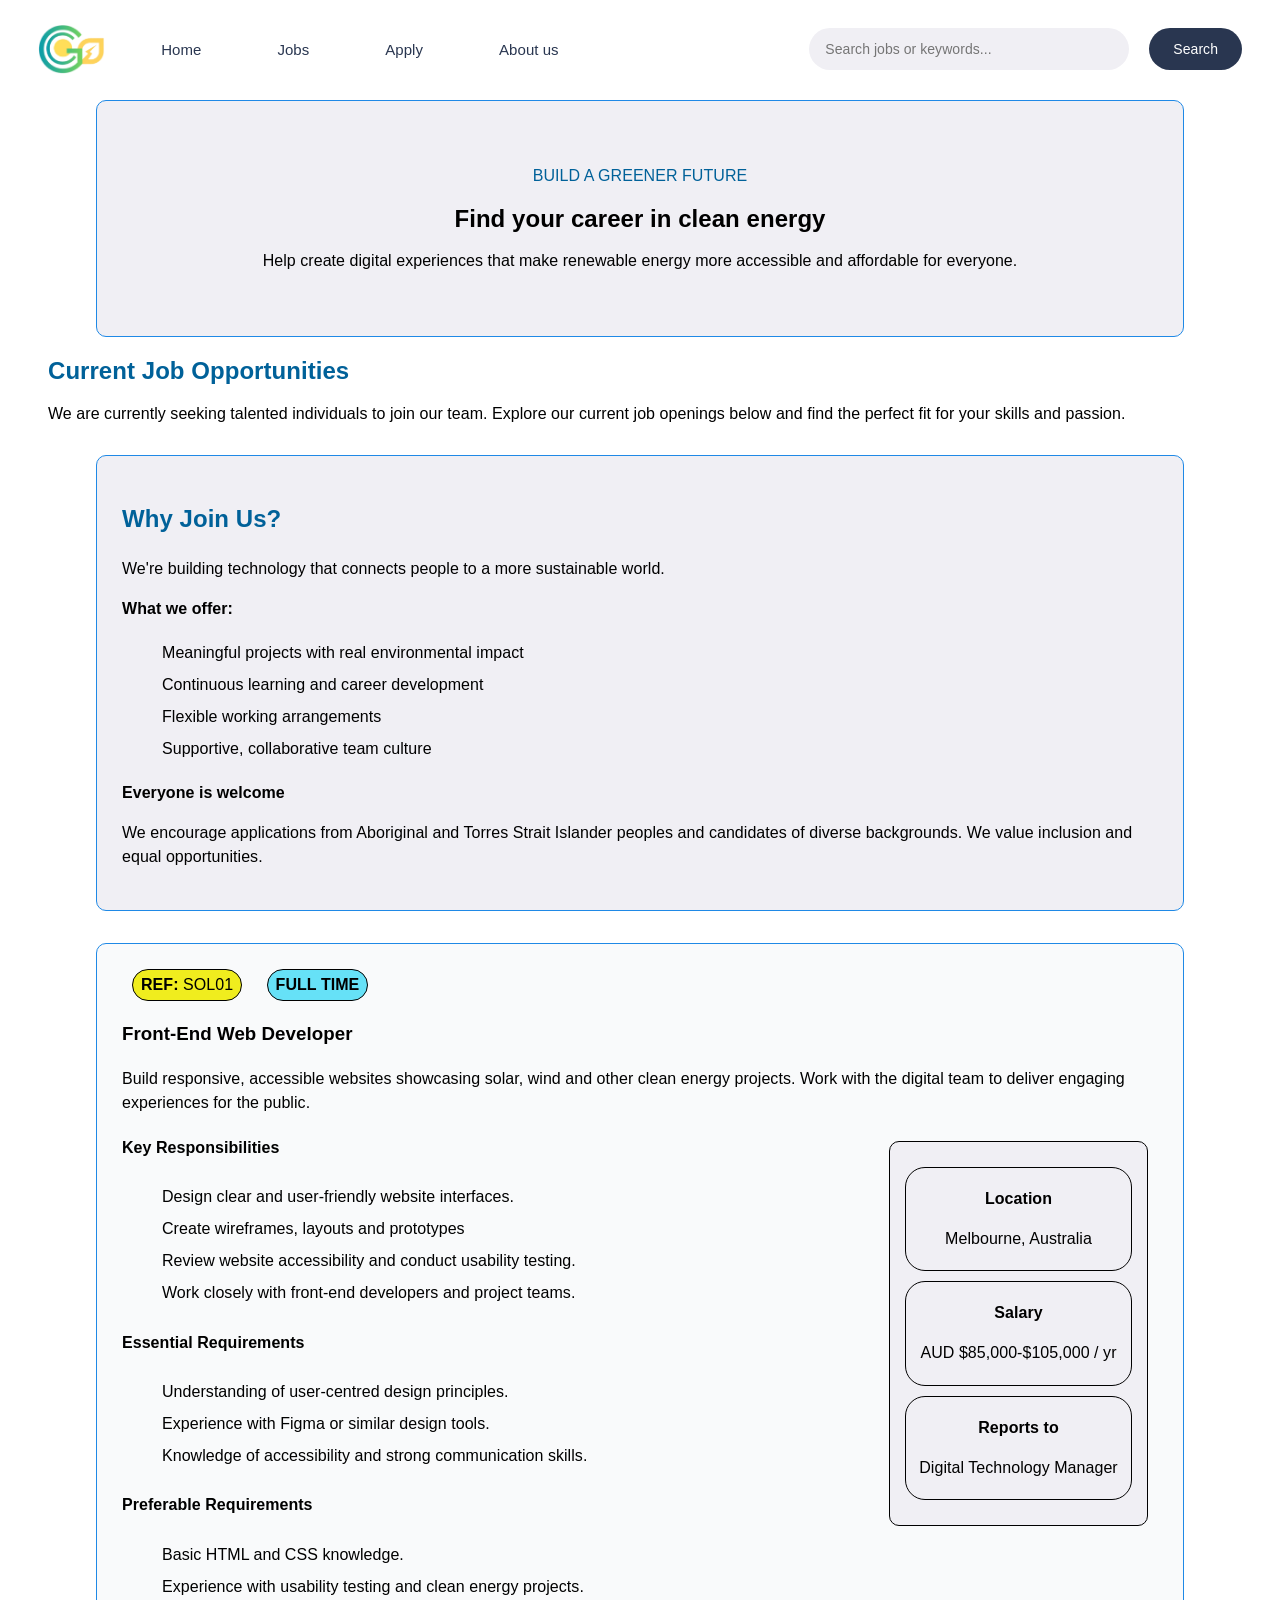
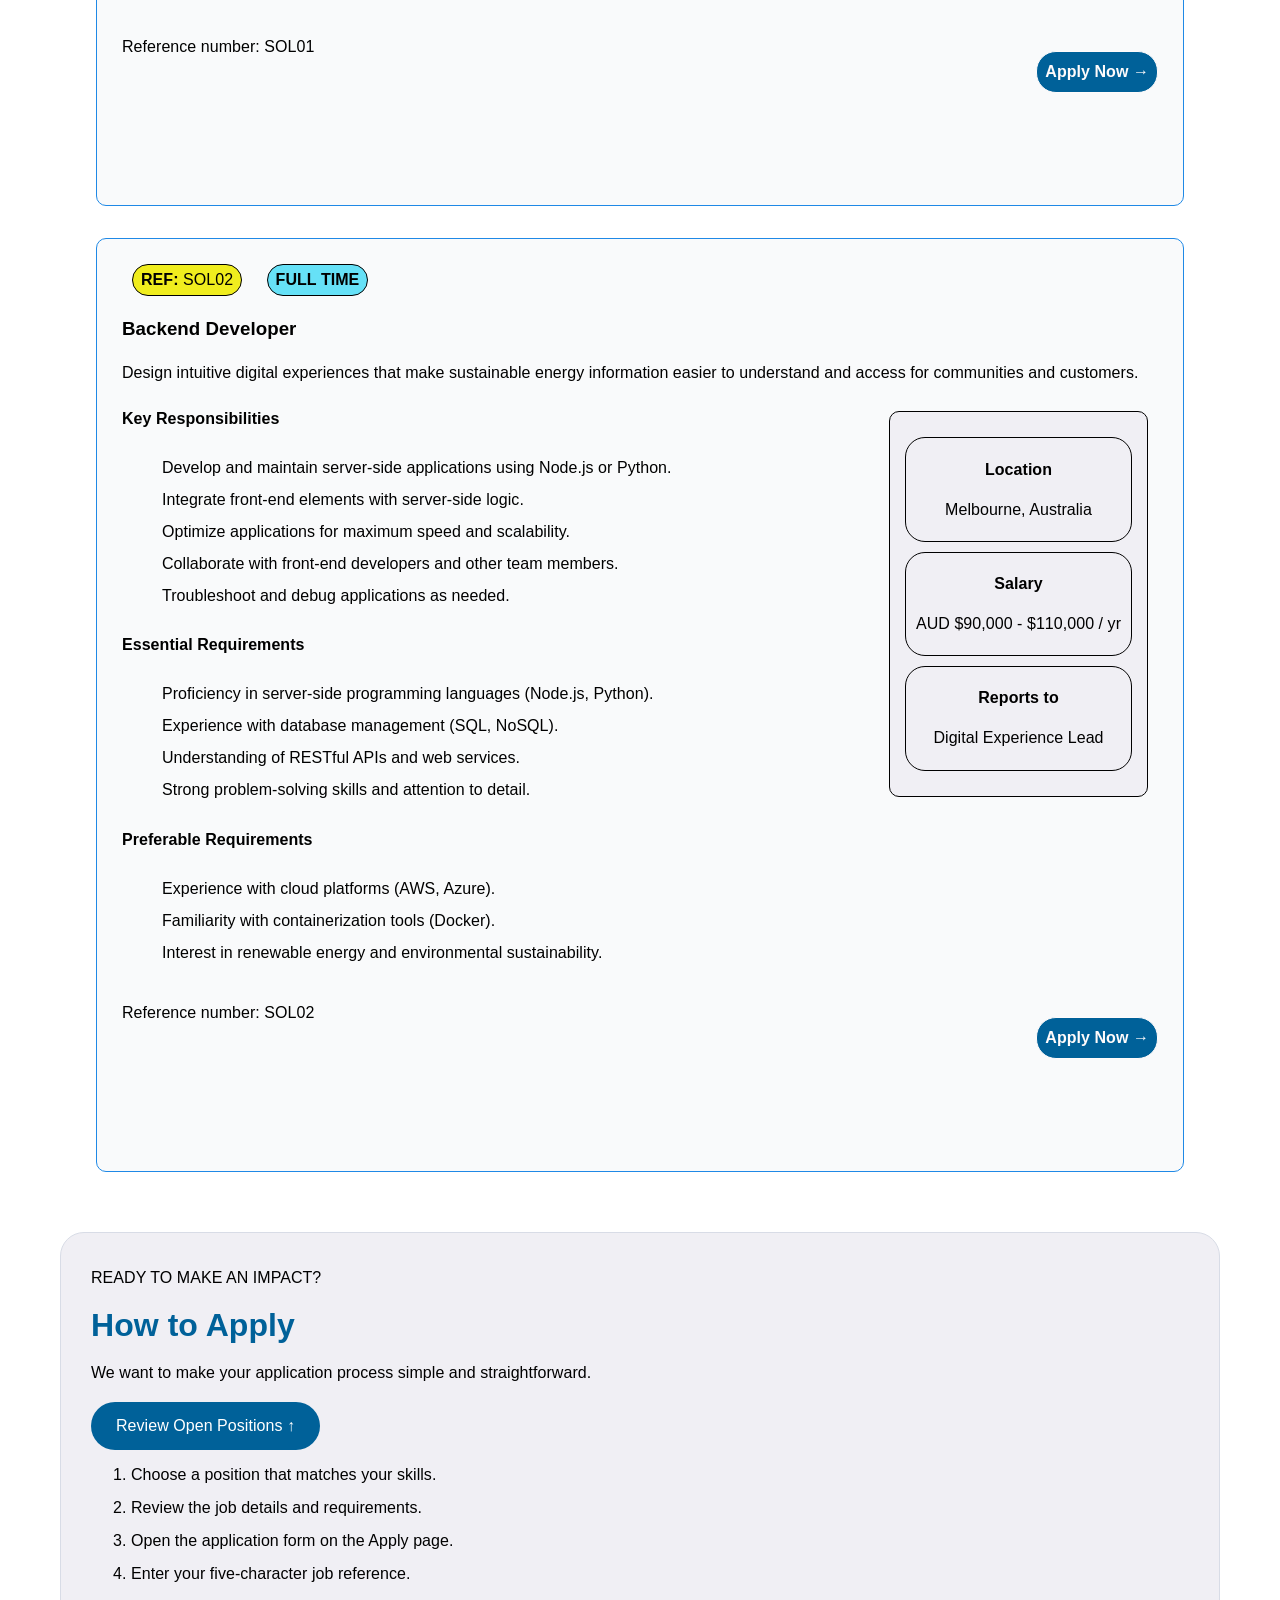
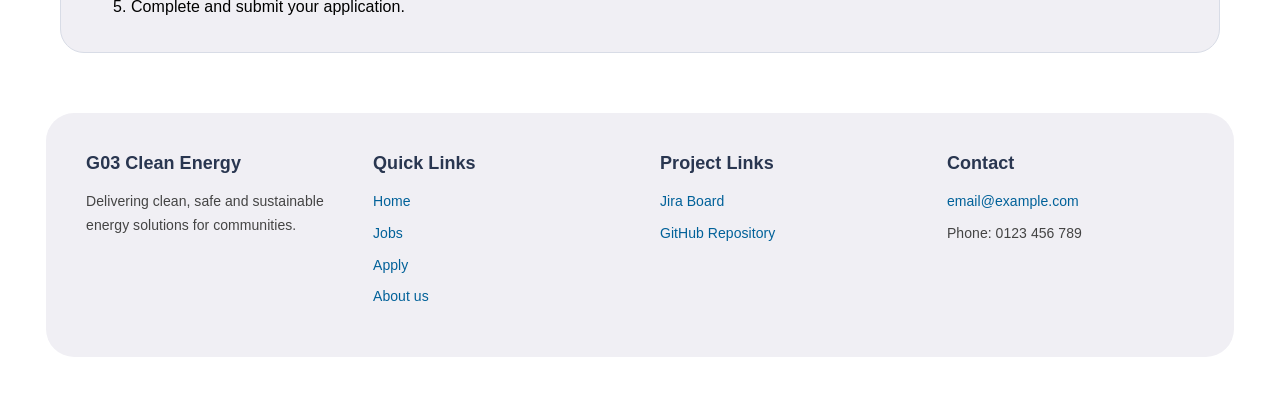
<file: Project-1/jobs.html>
<!DOCTYPE html>
<html lang="en">
<head>
    <meta charset="UTF-8">
    <meta name="viewport" content="width=device-width, initial-scale=1.0">
    <title>Document</title>
    
    <!-- Main CSS file -->
    <link rel="stylesheet" href="styles/styles.css">
    <link rel="stylesheet" href="styles/jobs.css">
    <!-- Embedded CSS -->
    <style>
        *{
            font-family:"lato", sans-serif;
            letter-spacing: 0.05px;
        }
    </style>
</head>
<body>
    <!-- =========================
         HEADER / NAVIGATION
    ========================== -->

    <section class="hero">
        <!-- <img class="logo" src="images/logo.jpg" alt="Company Logo"> -->
        
        <!-- Header navigation bar -->
         <!-- ---------- Navigation bar ---------- -->
        <nav>
            <!-- Left side: logo and page links -->
            <div class="nav-left">

                <!-- Company logo: clicking it returns to the Home page -->
                <a href="index.html" class="logo">
                    <img src="images/logo_.png" alt="company_logo">
                </a>

                <!-- Company logo: clicking it returns to the Home page -->
                <div class="navigation_links">
                    <a href="index.html" class="active">Home</a>
                    <a href="jobs.html">Jobs</a>
                    <a href="apply.html">Apply</a>
                    <a href="about.html">About us</a>
                </div>

            </div>

            <!-- Right side: search form for job titles or keywords -->
            <form class="search_form" action="jobs.html" method="get">
                <input
                    type="search"
                    name="keyword"
                    placeholder="Search jobs or keywords..."
                    aria-label="Search jobs or keywords">

                <!-- Button that submits the search -->
                <button type="submit">Search</button>
            </form>

        </nav>

    </section>
    <!--phần chào đầu-->
    <section class="introduction">
        <p>BUILD A GREENER FUTURE</p>
        <h1>Find your career in clean energy</h1>
        <p>Help create digital experiences that make renewable energy more accessible and affordable for everyone.</p>
    </section>

    
    <!--phần chứa nội dung công việc hiện tại còn trống-->
    <section class="overview">
        <h2>Current Job Opportunities</h2>
        <p>We are currently seeking talented individuals to join our team. Explore our current job openings below and find the perfect fit for your skills and passion.</p>
    </section>

<!--WHY JOIN US?-->
<section class="join-us">
    <h2>Why Join Us?</h2>
    <p>We're building technology that connects people to a more sustainable world.</p>
    <p><strong>What we offer:</strong></p>
    <ul>
        <li>Meaningful projects with real environmental impact</li>
        <li>Continuous learning and career development</li>
        <li>Flexible working arrangements</li>
        <li>Supportive, collaborative team culture</li>
    </ul>
    <p><strong>Everyone is welcome</strong></p>
    <p> We encourage applications from Aboriginal and Torres Strait Islander peoples and candidates of diverse backgrounds. 
        We value inclusion and equal opportunities.
    </p>
</section>
        
<!-- JOB 1: FRONT-END WEB DEVELOPER -->
<section class="job_1" id="job1">
    <p class="job-ref"><strong>REF:</strong> SOL01</p> 
    <p class="job-type"><strong>FULL TIME</strong></p>
    <h3>Front-End Web Developer</h3>
    <!-- Job Description -->
    <p>
        Build responsive, accessible websites showcasing solar, wind and other clean energy projects. 
        Work with the digital team to deliver engaging experiences for the public.
    </p>


    <!-- Salary/Location/Report to -->
<aside class="job-details">

    <div class="detail-item">
        <p class="detail-label"><strong>Location</strong></p>
        <p class="detail-value">Melbourne, Australia</p>
    </div>

    <div class="detail-item">
        <p class="detail-label"><strong>Salary</strong></p>
        <p class="detail-value">AUD $85,000-$105,000 / yr</p>
    </div>

    <div class="detail-item">
        <p class="detail-label"><strong>Reports to</strong></p>
        <p class="detail-value">Digital Technology Manager</p>
    </div>
</aside>


    <!-- Key Responsibilities -->
    <h4>Key Responsibilities</h4>

    <ul>
        <li>
            Design clear and user-friendly website interfaces.
        </li>
        <li>
            Create wireframes, layouts and prototypes
        </li>
        <li>
            Review website accessibility and conduct usability testing.
        </li>
        <li>
            Work closely with front-end developers and project teams.
        </li>
    </ul>


    <!-- Essential Requirements -->
    <h4>Essential Requirements</h4>

    <ul>
        <li>Understanding of user-centred design principles.</li>
        <li>Experience with Figma or similar design tools.</li>
        <li>Knowledge of accessibility and strong communication skills.</li>
    </ul>


    <!-- Preferable Requirements -->
    <h4>Preferable Requirements</h4>

    <ul>
        <li>
            Basic HTML and CSS knowledge.
        </li>
        <li>
            Experience with usability testing and clean energy projects.
        </li>

    </ul>

    <!-- Link to application form -->
<div class="apply-section">
    <p class="ref_num">Reference number: SOL01</p>

    <a href="apply.html" class="click_apply">
        <strong>Apply Now →</strong>
    </a>
</div>

</section>


<!--CÁI JOB THỨ 2-->
<section class="job_2">
    <p class="job-ref"><strong>REF:</strong> SOL02</p> 
    <p class="job-type"><strong>FULL TIME</strong></p>
    <h3>Backend Developer</h3>
    <!-- Job Description -->
    <p>
        Design intuitive digital experiences that make sustainable energy information easier 
        to understand and access for communities and customers.
    </p>

    <!-- Salary/Location/Report to -->
    <!-- Salary/Location/Report to -->
    <aside class="job-details">

        <div class="detail-item">
            <p class="detail-label"><strong>Location</strong></p>
            <p class="detail-value">Melbourne, Australia</p>
        </div>

        <div class="detail-item">
            <p class="detail-label"><strong>Salary</strong></p>
            <p class="detail-value">AUD $90,000 - $110,000 / yr</p>
        </div>

        <div class="detail-item">
            <p class="detail-label"><strong>Reports to</strong></p>
            <p class="detail-value">Digital Experience Lead</p>
        </div>

    </aside>

    <!-- Key Responsibilities -->
    <h4>Key Responsibilities</h4>

    <ul>
        <li>
            Develop and maintain server-side applications using Node.js or Python.
        </li>
        <li>
            Integrate front-end elements with server-side logic.
        </li>
        <li>
            Optimize applications for maximum speed and scalability.
        </li>
        <li>
            Collaborate with front-end developers and other team members.
        </li>
        <li>
            Troubleshoot and debug applications as needed.
        </li>
    </ul>

    <!-- Essential Requirements -->
    <h4>Essential Requirements</h4>

    <ul>
        <li>Proficiency in server-side programming languages (Node.js, Python).</li>
        <li>Experience with database management (SQL, NoSQL).</li>
        <li>Understanding of RESTful APIs and web services.</li>
        <li>
            Strong problem-solving skills and attention to detail.
        </li>
    </ul>

    <!-- Preferable Requirements -->
    <h4>Preferable Requirements</h4>

    <ul>
        <li>
            Experience with cloud platforms (AWS, Azure).
        </li>
        <li>
            Familiarity with containerization tools (Docker).
        </li>
        <li>
            Interest in renewable energy and environmental sustainability.
        </li>
    </ul>

    <div class="apply-section">
        <p class="ref_num">Reference number: SOL02</p>

        <a href="apply.html" class="click_apply">
            <strong>Apply Now →</strong>
        </a>
    </div>
</section>

<!--CÁCH APPLY-->
<section class="apply">
    <p class="ready-to-impact">READY TO MAKE AN IMPACT?</p>
    <h2>How to Apply</h2>
    <p>We want to make your application process simple and straightforward.</p>
    <a href="#job1" class="review-positions">Review Open Positions ↑</a>
    <ol>
        <li>Choose a position that matches your skills.</li>
        <li>Review the job details and requirements.</li>
        <li>Open the application form on the Apply page.</li>
        <li>Enter your five-character job reference.</li>
        <li>Complete and submit your application.</li>
    </ol>
</section>
<!-- =====================================================
         5. FOOTER
 ===================================================== -->
<footer class="footer">

        <!-- Top part: 4 columns -->
        <div class="footer-main">

            <!-- Column 1: company introduction -->
            <div class="footer-column">
                <h3>G03 Clean Energy</h3>
                <p>Delivering clean, safe and sustainable energy solutions for communities.</p>
            </div>

            <!-- Column 2: quick links to the main pages -->
            <div class="footer-column">
                <h3>Quick Links</h3>
                <a href="index.html">Home</a>
                <a href="jobs.html">Jobs</a>
                <a href="apply.html">Apply</a>
                <a href="about.html">About us</a>
            </div>

            <!-- Column 3: project links -->
            <div class="footer-column">
                <h3>Project Links</h3>
                <a href="" target="_blank" rel="noopener">Jira Board</a>
                <a href="" target="_blank" rel="noopener">GitHub Repository</a>
            </div>

            <!-- Column 4: contact information -->
            <div class="footer-column">
                <h3>Contact</h3>
                <a href="mailto:email@example.com">email@example.com</a>
                <p>Phone: 0123 456 789</p>
            </div>

        </div>
</footer>
</body>
</html>
</file>
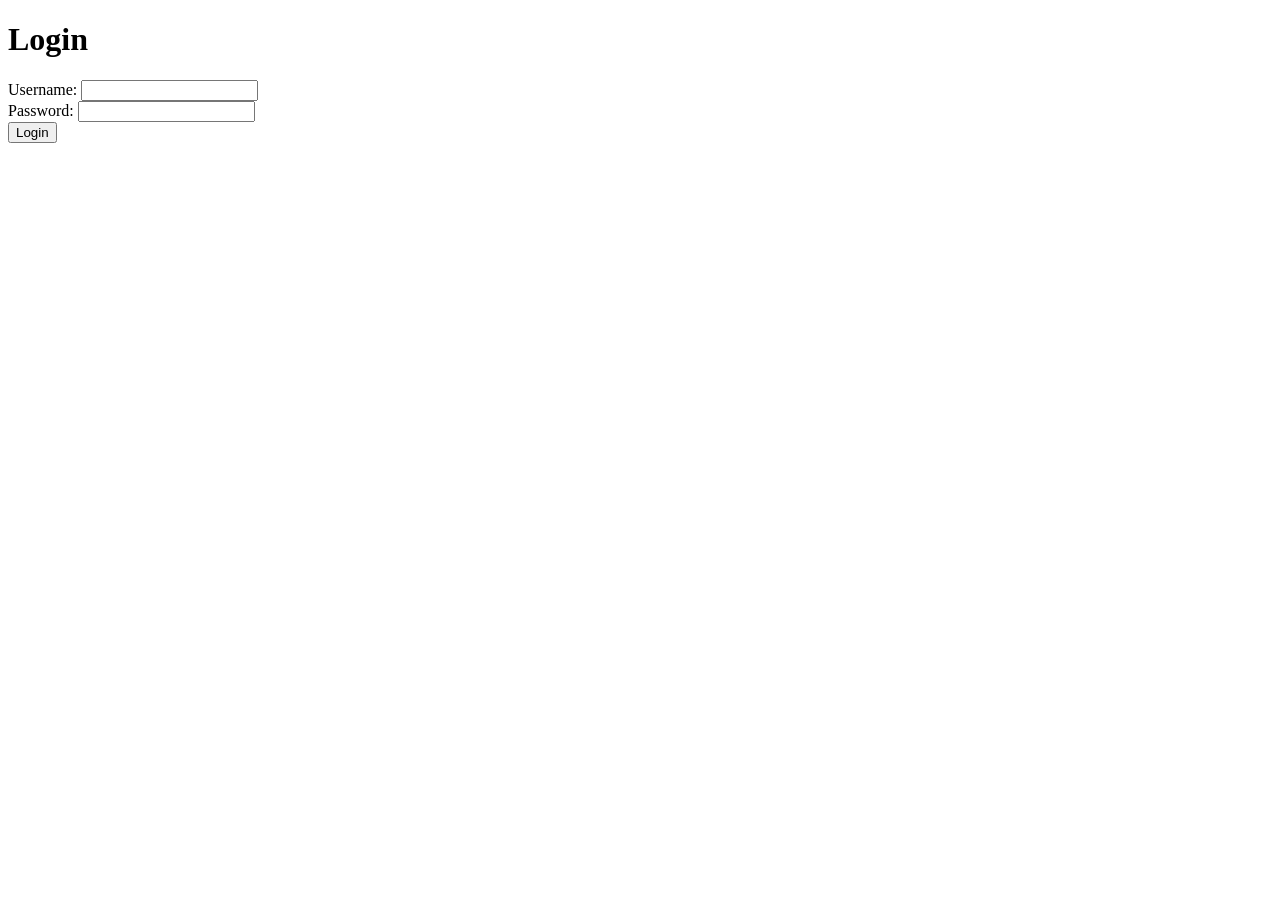
<file: week 8/login.html>
<!DOCTYPE html>
<html lang="en">
<head>
    <meta charset="UTF-8">
    <meta name="viewport" content="width=device-width, initial-scale=1.0">
    <title>Login</title>
</head>
<body>
    <h1>Login</h1>
    <form method = "post" action ="process.php">
        <label for = "username">Username: </label>
        <input type = "text" id ="username" name ="username" required><br>
        <label for = "password">Password: </label>
        <input type = "password" id ="password" name = "password" required><br>
        <input type = "hidden" name = "token" value = "106390804">
        <input type = "submit" value = "Login">
    </form>
    
</body>
</html>
</file>
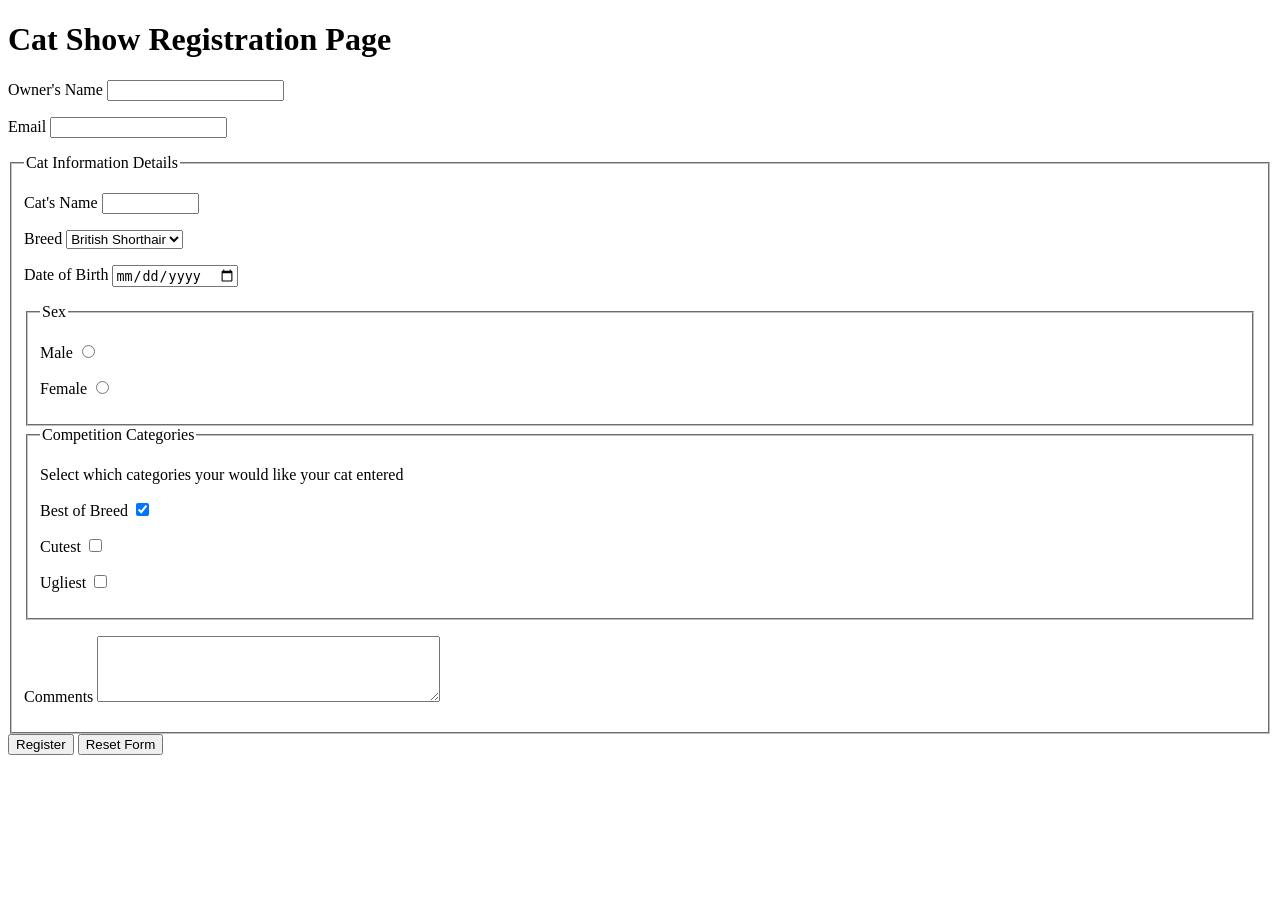
<file: week3/example_form.html>
<!DOCTYPE html>
<html>
<head>
  <meta charset="utf-8" />
  <meta name="description" content="Demonstrates some basic HTML form elements" />
  <meta name="keywords" content="HTML, Form, tags" />
  <meta name="author" content="A Lecturer"  />
  <title>HTML Form Example</title>
</head>
<body>
<h1>Cat Show Registration Page</h1>

<form method="post" action="http://mercury.swin.edu.au/it000000/formtest.php">
	<!--Note we have to use a special escape character to print an apostrophe on the Web page -->
	<p><label for="owner">Owner&apos;s Name</label> 
		<input type="text" name= "owner" id="owner" required="required"/>
	</p>
	<p><label for="email">Email</label> 
		<!--Use an HTML5 email control -->
      <input type="email" name= "email" id="email" required="required"/>
	</p>
	<fieldset>
		<legend>Cat Information Details</legend>
		<p><label for="catname">Cat&apos;s Name</label> 
			<input type="text" name= "catname" id="catname" maxlength="20" size="10" required="required"/>
		</p>
		<p><label for="breed">Breed</label> 
			<select name="breed" id="breed">
				<option value="british">British Shorthair</option>			
				<option value="burmese">Burmese</option>
				<option value="manx">Manx</option>
				<option value="ragdoll">Ragdoll</option>
				<option value="russian">Russian Blue</option>
				<option value="siamese">Siamese</option>
				<option value="other">Other</option>
			</select>
		</p>
		<p><label for="dob">Date of Birth</label> 
			<input type="date" name= "dob" id="dob" placeholder="dd-mm-yyyy" maxlength="10" size="10"/>
		</p>
		<fieldset>
			<legend>Sex</legend>
			<p><label for="male">Male</label> 
				<input type="radio" id="male" name="sex" value="male"/>
			</p>
			<p><label for="female">Female</label> 
				<input type="radio" id="female" name="sex" value="female"/>
			</p>
		</fieldset>
		<fieldset>
			<legend>Competition Categories</legend>
			<p>Select which categories your would like your cat entered</p>
			<p><label for="bb">Best of Breed</label> 
				<input type="checkbox" id="bb" name="category[]" value="best" checked="checked"/>
			</p>
			<p><label for="cute">Cutest</label> 
				<input type="checkbox" id="cute" name="category[]" value="cute"/>
			</p>
			<p><label for="ugly">Ugliest</label> 
				<input type="checkbox" id="ugly" name="category[]" value="ugly"/>
			</p>
		</fieldset>
		<p><label for="comments">Comments</label>
			<textarea id="comments" name="comments" rows="4" cols="40"></textarea>
		</p>
	</fieldset>
	  
	<input type= "submit" value="Register"/>
	<input type= "reset" value="Reset Form"/>
</form>
</body>
</html>
</file>
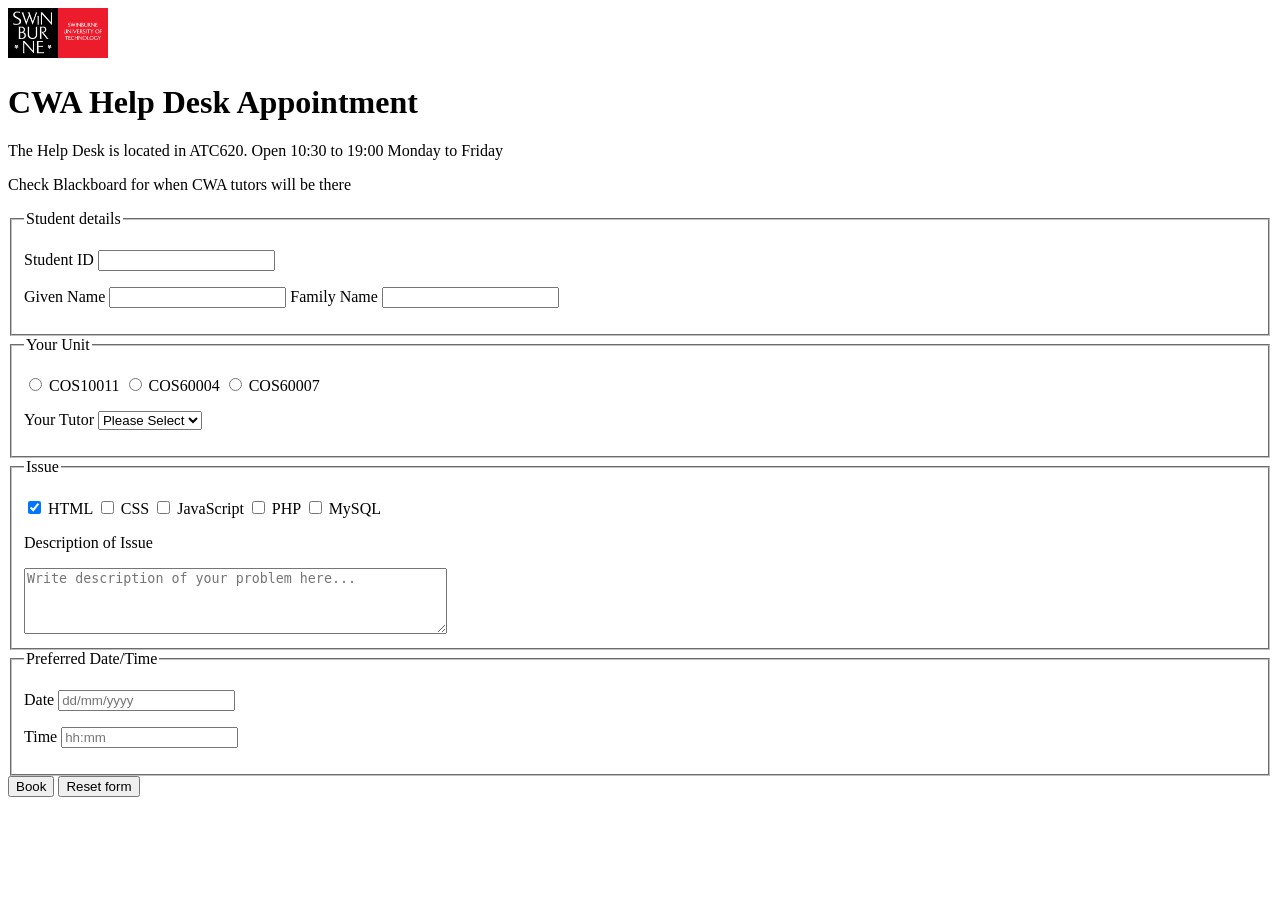
<file: week3/helpdesk.html>
<!DOCTYPE html>
<html lang="en">
<head>
    <meta charset="UTF-8">
    <meta name="viewport" content="width=device-width, initial-scale=1.0">
    <meta name="description" content="CWA Help Desk appointment booking form">
    <meta name="keywords" content="HTML, Form, Help Desk, CWA">
    <meta name="author" content="Tran Bao Ngoc">
    <title>CWA Help Desk Appointment</title>
</head>
<body>
    <a href="http://www.swin.edu.au"><img src="images/logo.png" alt="Logo Swinburne of Technology" width="100"></a>
    <h1>CWA Help Desk Appointment</h1>
    <p>The Help Desk is located in ATC620. Open 10:30 to 19:00 Monday to Friday</p>
    <p>Check Blackboard for when CWA tutors will be there</p>
    <form action="https://mercury.swin.edu.au/it000000/formtest.php" method="post">
        <!--STUDENT DETAILS-->
        <fieldset>
            <legend>Student details</legend>
            <p>
                <!--use label to click on for="..." is also understand-->
                <label for="student_id">Student ID</label>
                <!--pattern doesn't use for number inputs, b/c need set 7->10 digits => use \d{7,10}-->
                <input type="text" name="student_id" id="student_id" pattern="\d{7,10}" required="required">
            </p>
            <p>
                <label for="given_name">Given Name</label>
                <input type="text" name="given_name" id="given_name" maxlength="15" pattern="[A-Za-z]+" required="required">
                <label for="family_name">Family Name</label>
                <input type="text" name="family_name" id="family_name" maxlength="15" pattern="[A-Za-z]+" required="required">
            </p>
        </fieldset>
        <!--YOUR UNIT-->
        <fieldset>
            <legend>Your Unit</legend>
            <p>
                <input type="radio" name="unit" id="unit_1" value="COS10011" required="required">
                <label for="unit_1">COS10011</label>
                <input type="radio" name="unit" id="unit_2" value="COS60004">
                <label for="unit_2">COS60004</label>
                <input type="radio" name="unit" id="unit_3" value="COS60007">
                <label for="unit_3">COS60007</label>
            </p>
            <p>
                <label for="your_tutor">Your Tutor</label>
                <select id="your_tutor" name="your_tutor" required="required">
                    <option value="">Please Select</option>
                    <option value="Mr.Wilson">Mr.Wilson</option>
                    <option value="Mr.Nghia">Mr.Nghia</option>
                    <option value="Mr.Le">Mr.Le</option>
                </select>
            </p>
        </fieldset>
        <!--ISSUE-->
        <fieldset>
            <legend>Issue</legend>
                <p>
                    <!--check used for box checked-->
                    <input type="checkbox" id="issue_1" name ="issue[]" value="HTML" checked="checked">
                    <label for="issue_1">HTML</label>
                    <input type="checkbox" id="issue_2" name ="issue[]" value="CSS">
                    <label for="issue_2">CSS</label>
                    <input type="checkbox" id="issue_3" name ="issue[]" value="JavaScript">
                    <label for="issue_3">JavaScript</label>
                    <input type="checkbox" id="issue_4" name ="issue[]" value="PHP">
                    <label for="issue_4">PHP</label>
                    <input type="checkbox" id="issue_5" name ="issue[]" value="MySQL">
                    <label for="issue_5">MySQL</label>
                </p>
                <p><label for="issue_description">Description of Issue</label></p>
                    <textarea name="issue_description" id="issue_description" rows="4" cols="50" placeholder="Write description of your problem here..."></textarea>
        </fieldset>
            <!--PREFFERED DATE/TIME-->
        <fieldset>
            <legend>Preferred Date/Time</legend>
                <p>
                    <label for="date">Date</label>
                    <input type="text" name="date" id="date" placeholder="dd/mm/yyyy" pattern="\d{2}/\d{2}/\d{4}">
                </p>
                <p>
                    <label for="time">Time</label>
                    <input type="text" name="time" id="time" placeholder="hh:mm" pattern="\d{2}:\d{2}">
                </p>
        </fieldset>
        <input type="submit" value="Book">
        <input type="reset" value="Reset form">   
    </form>

</body>
</html>
</file>
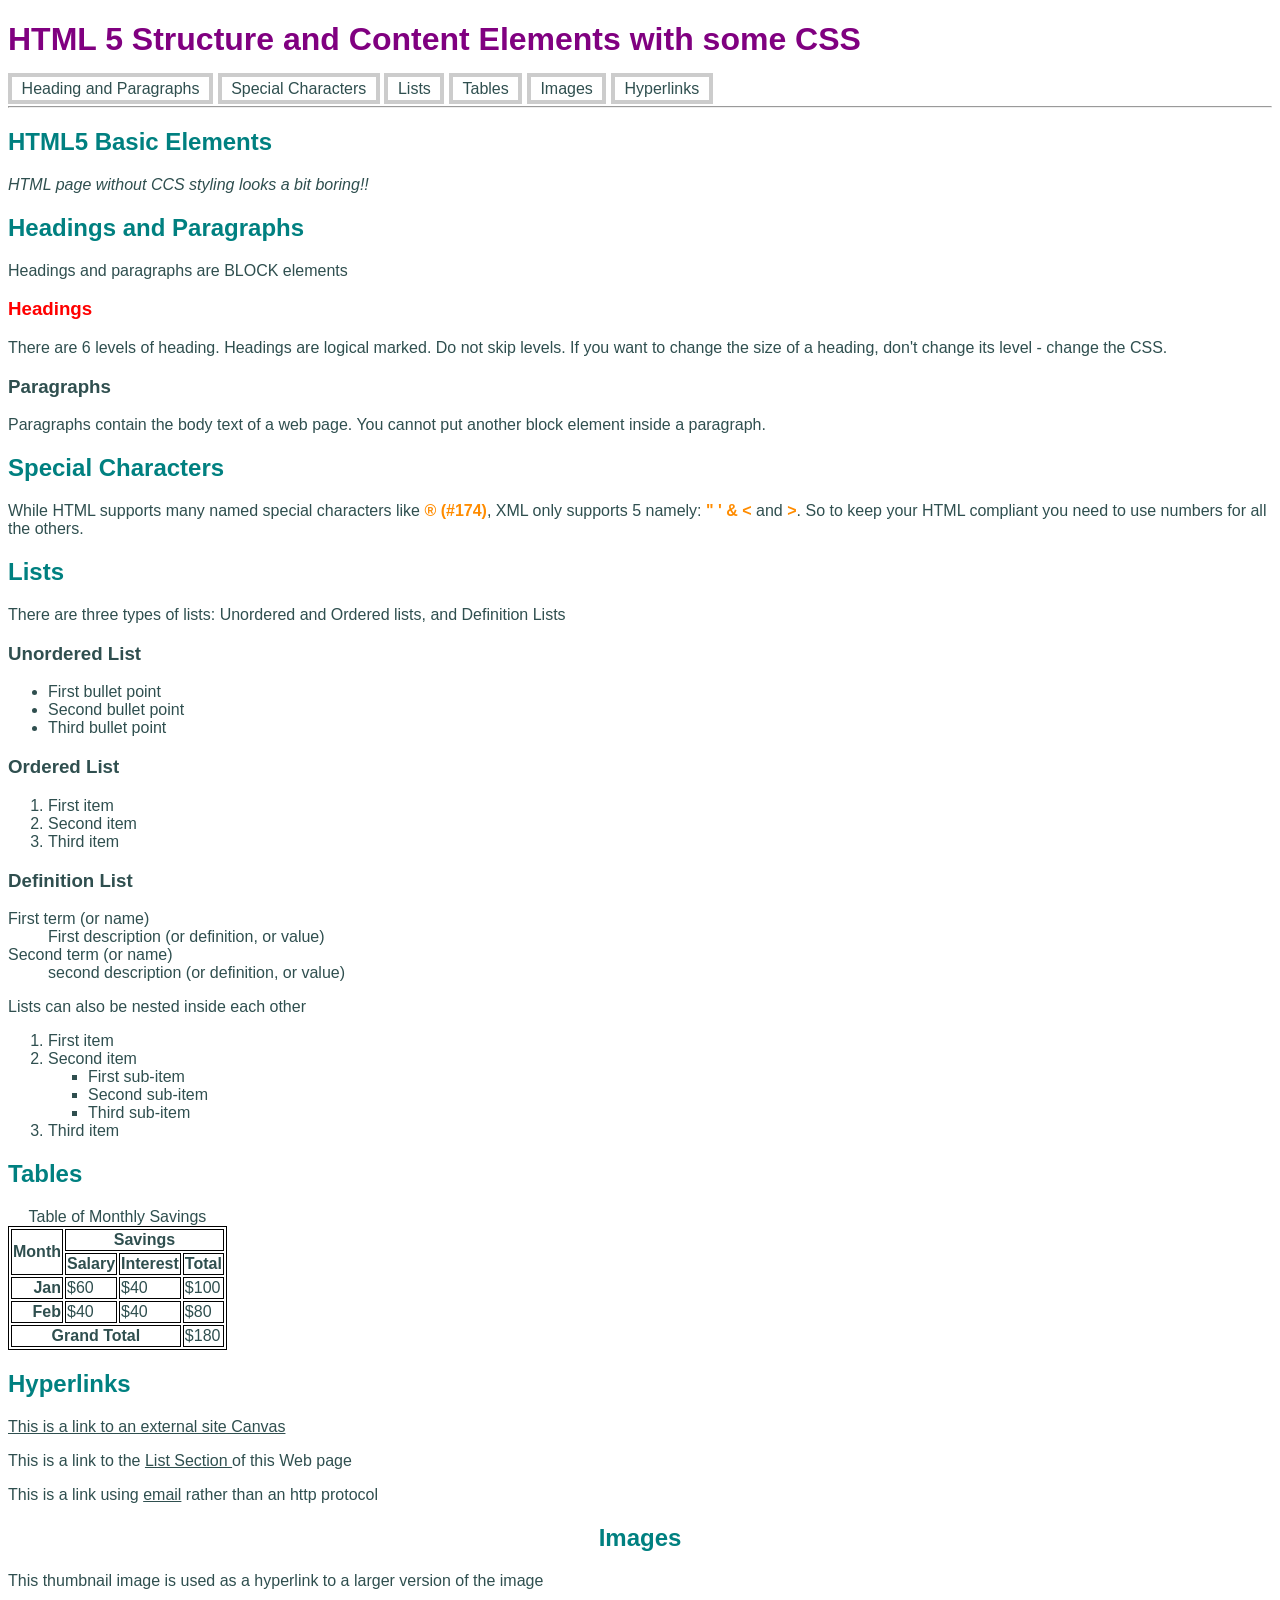
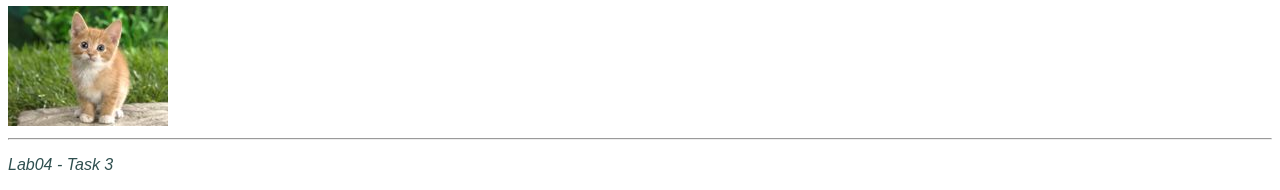
<file: week4/lab04.html>
<!DOCTYPE html>
<html lang="en">
<head>
  <meta charset="utf-8" />
  <meta name="description" content="Demonstrates some basic HTML content elements and CSS" />
  <meta name="keywords" content="HTML5, tags" />
  <meta name="author" content="A Lecturer"  />
  <title>HTML Structure and Content Elements + CSS</title>
  <link rel="stylesheet" href="styles/lab04.css" />
  
</head>
<!-- This is a comment. Indenting child elements makes the markup much more readable -->
<body>
   <header>
     <h1>HTML 5 Structure and Content Elements with some CSS</h1>
     <nav>
         <a href="#headings">Heading and Paragraphs</a> 
         <a href="#sc">Special Characters</a> 
         <a href="#lists">Lists</a> 
         <a href="#tables">Tables</a>
         <a href="#images">Images</a>
         <a href="#hyperlinks">Hyperlinks</a>
      </nav>
      <hr />
   </header>
   
   <article>   
   <h2>HTML5 Basic Elements</h2> 
      <aside>
         <p>HTML page without CCS styling looks a bit boring!!</p>
      </aside>
      <h2 id="headings">Headings and Paragraphs </h2>
      <p>Headings and paragraphs are BLOCK elements</p>
      <h3 id="headings_h3">Headings</h3>
      <p>There are 6 levels of heading. Headings are logical marked. Do not skip levels. If you want to change the size of a heading, don't change its level - change the CSS.</p>
      <h3>Paragraphs</h3>
      <p>Paragraphs contain the body text of a web page. You cannot put another block element inside a paragraph.</p>
      
      <h2 id="sc">Special Characters</h2>
      <p>While HTML supports many named special characters like <span class="special">&#174; (#174)</span>, XML only supports 5 namely: <span class="special">&quot; &apos; &amp; &lt;</span>  and <span class="special">&gt;</span>.  So to keep your HTML compliant you need to use numbers for all the others.</p>
      
         
      
      <!-- Comments can be useful to indicate various sections of markup-->
      <!--Lists-->
      <h2 id="list">Lists</h2>
      <p>There are three types of lists: Unordered and Ordered lists, and Definition Lists</p>
      <h3>Unordered List</h3>
	  <ul>
         <li>First bullet point</li>
         <li>Second bullet point</li>
         <li>Third bullet point</li>
      </ul>
      <h3>Ordered List</h3>
      <ol>
         <li>First item</li>
         <li>Second item</li>
         <li>Third item</li>
      </ol>
	  <h3>Definition List</h3>
	  <dl>
		<dt>First term (or name)</dt>
			<dd>First description (or definition, or value)</dd>
		<dt>Second term (or name)</dt>
			<dd>second description (or definition, or value)</dd>
      </dl> 
      <p>Lists can also be nested inside each other</p>
      <ol>
         <li>First item</li>
         <li>Second item
            <ul>
               <li>First sub-item</li>
               <li>Second sub-item</li>
               <li>Third sub-item</li>
            </ul>
         </li>
         <li>Third item</li>
      </ol>		

      <h2 id="tables">Tables</h2>
      <table>
         <caption>Table of Monthly Savings</caption>
         <thead>
            <tr>
            <!-- the scope attribute assists non-visual user agents -->
            <!-- rowspan and colspan allow multiple cells to be merged -->
              <th rowspan="2" scope="col">Month</th>
              <th colspan="3" scope="col">Savings</th>
            </tr>
            <tr>
              <th scope="col">Salary</th>
              <th scope="col">Interest</th>
              <th scope="col">Total</th>
            </tr>
        </thead>
        <tbody>
         <tr>
           <th scope="row" class="align">Jan</th>
           <td>$60</td>
           <td>$40</td>
           <td>$100</td>
         </tr>
         <tr>
           <th scope="row" class="align">Feb</th>
           <td>$40</td>
           <td>$40</td>
           <td>$80</td>
         </tr>
        </tbody>
        <tfoot>
         <tr>
            <th colspan="3" scope="row"> Grand Total</th>
            <td>$180</td>
         </tr>
        </tfoot>
		</table>
      
      <h2 id="hyperlinks">Hyperlinks</h2>
      <p><a href="https://swinburne.instructure.com" title="This takes you to Canvas"> This is a link to an external site Canvas</a></p>
      <p>This is a link to the <a href="#list">List Section </a> of this Web page</p>
      <p>This is a link using <a href="mailto:someone@swin.edu.au"> email</a> rather than an http protocol</p> 
	  
      <h2 id="images">Images</h2>
      <p>This thumbnail image is used as a hyperlink to a larger version of the image</p>
      <a href="images/mycat.jpg">  <img src="images/mycat_small.jpg" alt="Photo of my cat" title="Filesize 222kb " /></a>

      
      <hr />
   </article>
	<footer>
		<p>Lab04 - Task 3</p>
	</footer>
</body>

</html>
</file>
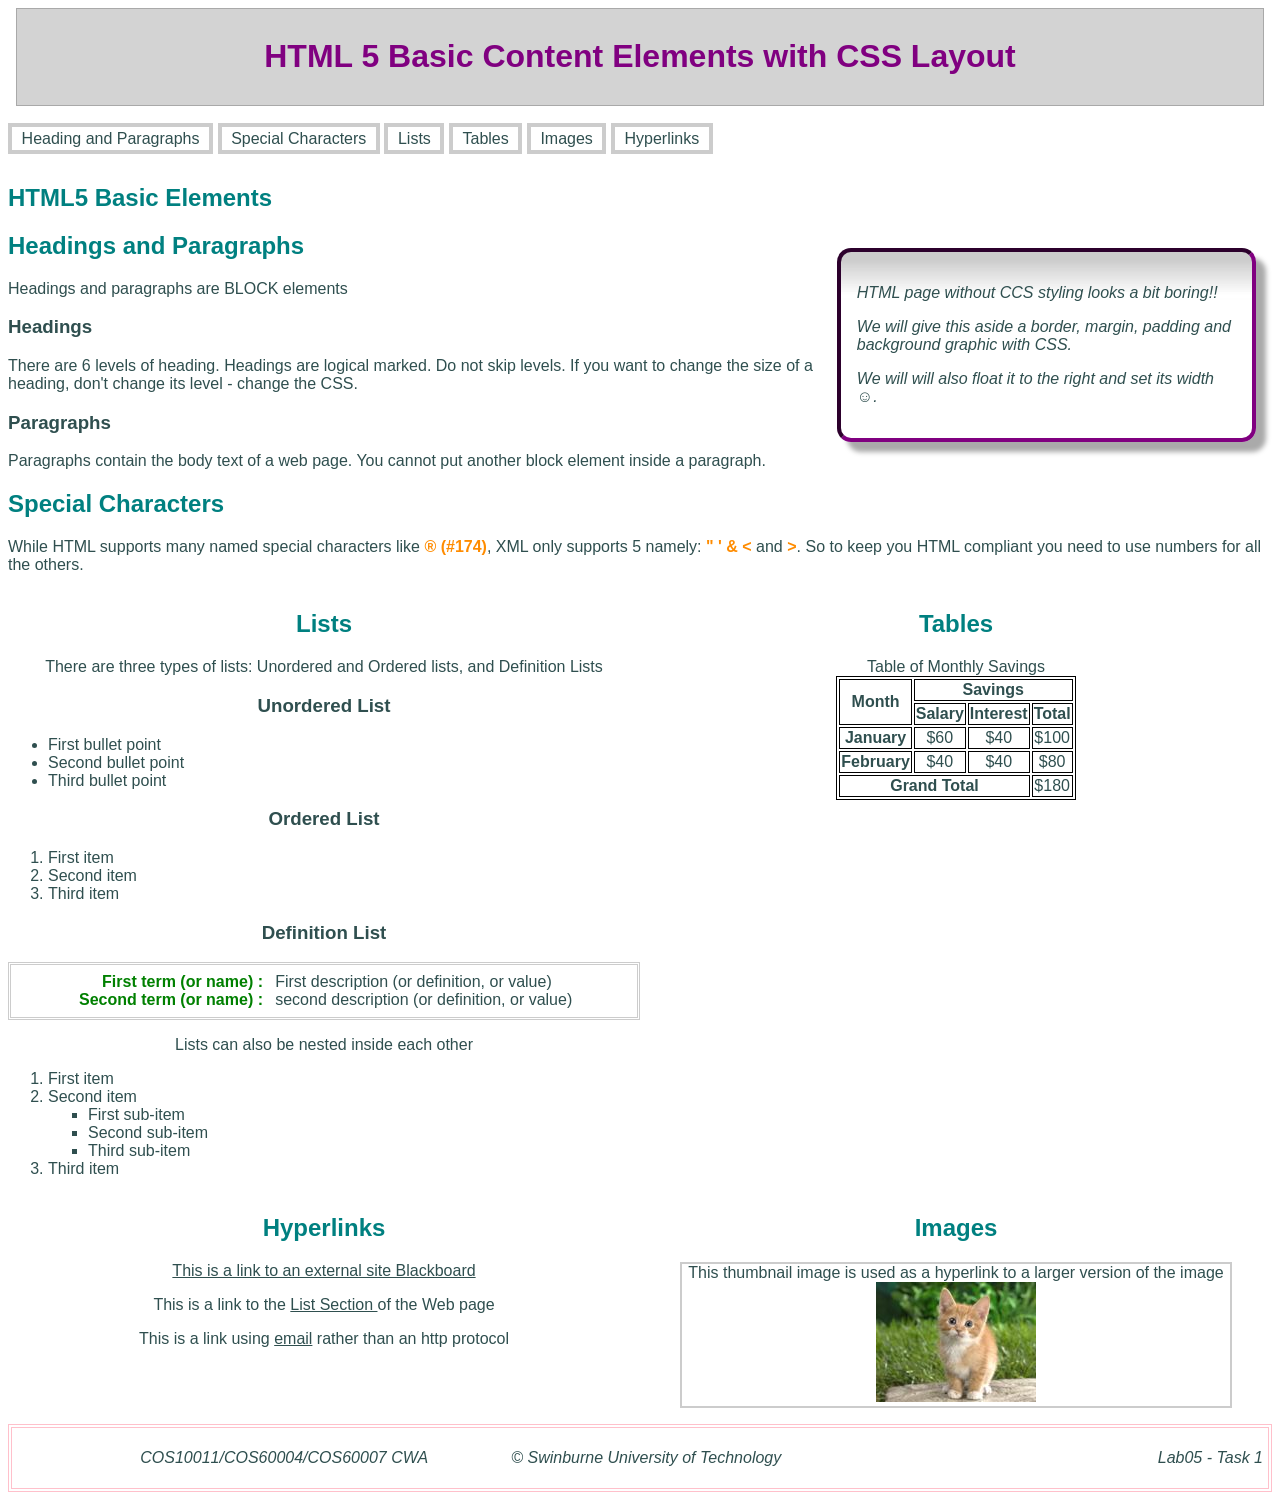
<file: week5/lab05.html>
<!DOCTYPE html>
<html lang="en">
<head>
  <meta charset="utf-8" />
  <meta name="description" content="Demonstrates CSS layout" />
  <meta name="keywords" content="HTML5, CSS layout" />
  <meta name="author" content="A Lecturer"  />
  <title>CSS Layout</title>
  <link rel="stylesheet" href="styles/week4.css">
  <link rel="stylesheet" href="styles/layout.css">
  <link rel="stylesheet" href="dl.css">
  <!-- References to external CSS files -->
 
  
</head>
<!-- This is a comment. Indenting child elements makes the markup much more readable -->
<body>
   <header>
		<h1>HTML 5 Basic Content Elements with CSS Layout</h1>
    </header> 
	<nav>
        <p class="menu"><a href="#headings">Heading and Paragraphs</a></p> 
		<p class="menu"><a href="#sc">Special Characters</a> </p> 
		<p class="menu"><a href="#lists">Lists</a></p> 
		<p class="menu"><a href="#tables">Tables</a></p> 
		<p class="menu"><a href="#images">Images</a></p> 
		<p class="menu"><a href="#hyperlinks">Hyperlinks</a></p> 
		
    </nav>
   	<article>   
      <h2>HTML5 Basic Elements</h2>
      <aside>
         <p>HTML page without CCS styling looks a bit boring!!</p>
		 <p>We will give this aside a border, margin, padding and background graphic with CSS. </p>
		 <p>We will will also float it to the right and set its width &#9786;.</p>
      </aside>
      <section id="headings">
		  <h2>Headings and Paragraphs </h2>
		  <p>Headings and paragraphs are BLOCK elements</p>
		  <h3>Headings</h3>
		  <p>There are 6 levels of heading. Headings are logical marked. Do not skip levels. If you want to change the size of a heading, don't change its level - change the CSS.</p>
		  <h3>Paragraphs</h3>
		  <p>Paragraphs contain the body text of a web page. You cannot put another block element inside a paragraph.</p>
      </section>
      <section>
		  <h2 id="sc">Special Characters</h2>
		  <p>While HTML supports many named special characters like <span class="special">&#174; (#174)</span>, XML only supports 5 namely: <span class="special">&quot; &apos; &amp; &lt;</span>  and <span class="special">&gt;</span>.  So to keep you HTML compliant you need to use numbers for all the others.</p>
      </section>
         
      
      <!-- Comments can be useful to indicate various sections of markup-->
      <!--Lists-->
      <section id="lists">
		  <h2>Lists</h2>
      <p>There are three types of lists: Unordered and Ordered lists, and Definition Lists</p>
      <h3>Unordered List</h3>
	  <ul>
         <li>First bullet point</li>
         <li>Second bullet point</li>
         <li>Third bullet point</li>
      </ul>
      <h3>Ordered List</h3>
      <ol>
         <li>First item</li>
         <li>Second item</li>
         <li>Third item</li>
      </ol>
	  <h3>Definition List</h3>
	  <dl>
		<dt>First term (or name)</dt>
			<dd>First description (or definition, or value)</dd>
		<dt>Second term (or name)</dt>
			<dd>second description (or definition, or value)</dd>
      </dl> 
      <p>Lists can also be nested inside each other</p>
	  <ol>
			 <li>First item</li>
			 <li>Second item
				<ul>
				   <li>First sub-item</li>
				   <li>Second sub-item</li>
				   <li>Third sub-item</li>
				</ul>
			 </li>
			 <li>Third item</li>
			</ol>		
		</section>
		<section id="tables">
		  <h2>Tables</h2>
		  <table>
			 <caption>Table of Monthly Savings</caption>
			 <thead>
				<tr>
				<!-- the scope attribute assists non-visual user agents -->
				<!-- rowspan and colspan allow multiple cells to be merged -->
				  <th rowspan="2" scope="col">Month</th>
				  <th colspan="3" scope="col">Savings</th>
				</tr>
				<tr>
				  <th scope="col">Salary</th>
				  <th scope="col">Interest</th>
				  <th scope="col">Total</th>
				</tr>
			</thead>
			<tbody>
			 <tr>
			   <th scope="row">January</th>
			   <td>$60</td>
			   <td>$40</td>
			   <td>$100</td>
			 </tr>
			 <tr>
			   <th scope="row">February</th>
			   <td>$40</td>
			   <td>$40</td>
			   <td>$80</td>
			 </tr>
			</tbody>
			<tfoot>
			 <tr>
				<th colspan="3" scope="row"> Grand Total</th>
				<td>$180</td>
			 </tr>
			</tfoot>
			</table>
		</section>
		<section id="hyperlinks">
		  <h2>Hyperlinks</h2>
		  <p><a href="http://ilearn.swin.edu.au" title="This takes you to Blackboard"> This is a link to an external site Blackboard</a></p>
		  <p>This is a link to the <a href="#list">List Section </a> of the Web page</p>
		  <p>This is a link using <a href="mailto:someone@swin.edu.au"> email</a> rather than an http protocol</p> 
		</section>
		<section id="images">
			<h2 >Images</h2>
			<figure><figcaption>This thumbnail image is used as a hyperlink to a larger version of the image</figcaption>
			<a href="images/mycat.jpg">  <img src="images/mycat_small.jpg" alt="Photo of my cat" title="Filesize 222kb " /></a></figure>
		</section>
      
	</article>
	
	<footer>
		<p>COS10011/COS60004/COS60007 CWA</p>
		<p>&#169; Swinburne University of Technology</p>
		<p>Lab05 - Task 1</p>
	</footer>
</body>

</html>
</file>
<file: Project-1/styles/styles.css>
/* =========================================================
   SHARED STYLES (used by every page)
 
   Sections in this file:
     1. Header / navigation bar
     2. Search form
 
   Team design notes:
     Font:              "Trebuchet MS", sans-serif
     Box background:    #F0EFF4 (light grey), #293650 (dark blue)
     Text colors:       black, #006199 (blue)
   ========================================================= */
 
/* Make width and height include padding and border (easier to size boxes) */
*, *::before, *::after {
    box-sizing: border-box;
}


/* =========================================================
   1. HEADER / NAVIGATION
   ========================================================= */

/* Navigation bar: logo and links on the left, search form on the right */
nav {
    display: flex;
    justify-content: space-between;          /* places the two sides at opposite ends */
    align-items: center;                     /* vertically centers the logo, links and form */
    padding: 24px 38px;
}

/* ---------- Left side: logo + page links ---------- */

/* Logo image: limit its size so it fits in the navigation bar */
.logo img {
    height: 50px;       /* change this number to make the logo bigger or smaller */
    width: auto;        /* width follows the height, so the logo is not stretched */
    display: block;     /* removes the small gap under the image */
}

/* Groups the company logo and the navigation links together */
.nav-left {
    display: flex;
    align-items: center;
    gap: 32px;                               /* space between the logo and the links */
}

/* Puts the navigation links in a horizontal row */
.navigation_links {
    display: flex;
    align-items: center;
    gap: 28px;                              /* space between the links */
}

/* Each navigation link */
.navigation_links a {
    font-family: "Trebuchet MS", sans-serif;
    font-size: 15px;
    color: #293650;
    text-decoration: none;                 /* removes the default underline */
    transition: color 0.3s ease;           /* smooth color change on hover */
    border-radius: 50px;                   /* pill shape (used by the hover background) */
    padding: 12px 24px;
}

/* Link gets a light background and black text when the mouse is over it */
.navigation_links a:hover {
    background-color: #F0EFF4;
    color: #000000;
}

/* =========================================================
   2. SEARCH FORM
   ========================================================= */
 
/* Puts the search input and the button in a horizontal row */
.search_form {
    display: flex;
    align-items: center;
    gap: 20px;                           /* space between the input and the button */
}

/* Search input field */
.search_form input[type="search"] {
    width: 320px;
    height: 42px;
    padding: 0 16px;                   /* space between the text and the edge of the field */
    border: none;                      /* removes the default border */
    border-radius: 24px;               /* rounded (pill) shape */
    background-color: #F0EFF4;
    font-size: 14px;
}

/* Search button */
.search_form button {
    height: 42px;
    padding: 0 24px;
    border: none;
    border-radius: 24px;
    background-color: #293650;
    color: white;
    font-size: 14px;
    cursor: pointer;                 /* shows the hand cursor on hover */
}

/* =========================================================
   3. FOOTER
   ========================================================= */

/* Footer box: same style as the projects box (grey, rounded on all corners) */
.footer {
    background-color: #F0EFF4;
    border-radius: 28px;
    padding: 40px;
    margin: 50px 3.6%;                  /* same side margin as the other sections */
}

/* Top part: puts the columns in a horizontal row */
.footer-main {
    display: flex;
    justify-content: space-between;
    gap: 40px;
}

/* One footer column */
.footer-column {
    flex: 1;                            /* all columns have equal width */
    min-width: 0;
}

/* Column title */
.footer-column h3 {
    font-family: "Trebuchet MS", sans-serif;
    font-size: 18px;
    color: #293650;
    margin: 0 0 16px;
}

/* Column text and links (shared settings) */
.footer-column p,
.footer-column a {
    font-family: "Trebuchet MS", sans-serif;
    font-size: 14px;
    line-height: 1.7;
    color: #444444;
    margin: 0 0 8px;
}

/* Links: one per line, blue, no underline */
.footer-column a {
    display: block;
    color: #006199;
    text-decoration: none;
    transition: color 0.3s ease;        /* smooth color change on hover */
}

/* Link becomes darker blue when hovered */
.footer-column a:hover {
    color: #003B5C;
}

/* Bottom part: thin line above the copyright text */
.footer-bottom {
    margin-top: 30px;
    padding-top: 20px;
    border-top: 1px solid #8D9BB5;
    text-align: center;
}

/* Copyright text */
.footer-bottom p {
    font-family: "Trebuchet MS", sans-serif;
    font-size: 13px;
    color: #444444;
    margin: 0;
}
</file>
<file: Project-1/styles/index.css>
/*
Name: Trần Hồng Vy Ái
Student ID: 106391519
File: home.css
Purpose: Styles for the C-Group home page.
 
Sections in this file (same order as the page):
  1. Hero banner image
  2. Hero content + call-to-action button
  3. Introduction (text + statistics + feature cards)
  4. Projects
  5. Latest news
*/

/* * Make width and height include padding and border (easier to size boxes) */
*, *::before, *::after {
    box-sizing: border-box;
}


/* =========================================================
   1. HERO BANNER IMAGE
   ========================================================= */
 
/* Banner frame: size, side margin and rounded corners */
.hero-image {
    margin: 0 3.6%;
    height: 540px;
    border-radius: 32px;
    overflow: hidden;             /* cuts the image at the rounded corners */
}

/* Image fills the banner without being stretched */
.hero-image img {
    width: 100%;
    height: 100%;
    object-fit: cover;
    display: block;
}


/* =========================================================
   2. HERO CONTENT
   ========================================================= */
 
/* Reference point: hero content is positioned relative to this section */
.hero {
    position: relative;
}

/* Đẩy phần chữ C-GROUP và miêu tả lên cao hơn tùy ý qua thuộc tính top */
.hero-text {
    position: absolute;
    left: 8%;
    top: 45%;           /* Giảm hoặc tăng số này để chỉnh độ cao của chữ */
    z-index: 2;
    max-width: 650px;
    color: #ffffff;     /* Chữ màu trắng nổi bật trên ảnh nền */
}

/* Giữ nguyên hoặc điều chỉnh vị trí nút bấm ở phía dưới */
.hero-cta {
    position: absolute;
    left: 8%;
    bottom: 60px;       /* Nút vẫn nằm ở vị trí cũ */
    z-index: 2;
}

/* Tiêu đề C-GROUP */
.hero-title h1 {
    font-size: 90px;
    font-weight: normal;
    margin: 0 0 10px 0;
    letter-spacing: 2px;
    font-family: "Trebuchet MS", sans-serif;
}

/* Đoạn văn miêu tả */
.hero-description p {
    font-size: 16px;
    line-height: 1.5;
    margin: 0;
    font-family: "Trebuchet MS", sans-serif;
}

/* ---------- Call-to-action button ---------- */
 
/* "Explore Careers" button */
.btn-primary {
    display: inline-block;
    background-color: #006199;
    color: white;
    text-decoration: none;
    padding: 14px 28px;
    border-radius: 30px;
    font-family: "Trebuchet MS", sans-serif;
    font-size: 16px;
    transition: 0.3s;       /* smooth color change on hover */
}

/* Button becomes darker when the mouse is over it */
.btn-primary:hover {
    background-color: #003B5C;
    transform: translateY(-3px);
}


/* =========================================================
   3. INTRODUCTION
   ========================================================= */
 
/* Two-column layout: intro text on the left, feature cards on the right */
.intro-section {
    display: flex;
    justify-content: space-between;       /* text and cards go to opposite sides */
    align-items: center;                  /* centers both columns vertically */
    padding: 60px 3.6%;                   /* side padding matches the hero image margin */
    gap: 40px;                            /* space between the text and the cards */
}

/* ---------- 3a. Left column: introduction text ---------- */

/* Text column takes all the remaining space */
.intro {
    flex: 1;                        
    min-width: 0;                        /* lets the text shrink instead of pushing the cards out */
    align-self: flex-start;              /* aligns this column to the top */
}

/* Introduction heading */
.intro h2 {
    font-family: "Trebuchet MS", sans-serif;
    font-size: 30px;
    color: black;
    margin-bottom: 20px;
}

/* Introduction paragraph */
.intro p {
    font-family: "Trebuchet MS", sans-serif;
    font-size: 16px;
    line-height: 1.7;
    color: black;
}

/* ---------- 3b. Company statistics (inside the left column) ---------- */
 
/* Puts the 3 statistics items in a horizontal row */
.company-stats {
    display: flex;
    justify-content: space-between;
    gap: 24px;
    margin-top: 40px;
}

/* One statistics item (icon + number + description) */
.stat-item {
    flex: 1;                        /* all 3 items have equal width */
    min-width: 0;
    text-align: center;
}

/* Box that centers the icon and controls the space around it */
.stat-icon {
    display: flex;
    align-items: center;
    justify-content: center;
    width: 72px;
    height: 72px;
    margin: 60px auto 2px;        /* top 60px, centered horizontally, bottom 2px */
}

/* Icon image size */
.stat-icon img {
    display: block;
    width: 45px;
    height: 45px;
    object-fit: contain;         /* shows the whole icon without cropping */
}

/* Statistics value (e.g. 500 MW) */
.stat-item h4 {
    font-family: "Trebuchet MS", sans-serif;
    font-size: 21px;
    color: #006199;
    margin: 0 0 10px;
}

/* Description under the value */
.stat-item p {
    font-family: "Trebuchet MS", sans-serif;
    font-size: 14px;
    line-height: 1.5;
    color: #444444;
    margin: 0;
}

/* ---------- 3c. Right column: feature cards ---------- */

/* Fixed-width column that holds the 3 cards */
.features-section {
    flex: 0 0 520px;                /* Do not grow or shrink; width is 520px */
    max-width: 100%;                /* Never exceed the width of the parent */
}

/* Stacks the cards vertically */
.features {
    display: flex;
    flex-direction: column;
    gap: 20px;                      /* Space between cards */
}

/* One feature card */
.feature-card {
    background-color: #8D9BB5;
    border-radius: 20px;
    padding: 24px;
    width: 100%;                    /* Fill the column width */
}

/* Card title */
.feature-card h3 {
    font-family: "Trebuchet MS", sans-serif;
    font-size: 19px;
    color: white;
    margin-bottom: 10px;
}

/* Card text */
.feature-card p {
    font-family: "Trebuchet MS", sans-serif;
    font-size: 14px;
    line-height: 1.6;
    color: white;
    margin: 0;
}


/* =========================================================
   4. PROJECTS
   ========================================================= */
 
/* Grey rounded box that holds the whole projects section */
.intro-project {
    background-color: #F0EFF4;
    border-radius: 28px;
    padding: 40px;
    margin: 50px 3.6%;
}

/* ---------- 4a. Text above the project cards ---------- */

/* Space between the text and the cards below */
.project-text {
    margin-bottom: 10px;
}

/* Projects heading */
.project-text h2 {
    font-family: "Trebuchet MS", sans-serif;
    font-size: 30px;
    color: black ;
    margin: 0 0 16px;
}

/* Projects description */
.project-text p {
    font-family: "Trebuchet MS", sans-serif;
    font-size: 16px;
    line-height: 1.7;
    color: black;
    margin: 0;
}

/* ---------- 4b. Project cards ---------- */
 
/* Puts the project cards in a horizontal row */
.projects {
    display: flex;
    justify-content: space-between;
    gap: 30px;
}

/* One project card */
.project-card {
    flex: 1;                        /* all cards have equal width */
    min-width: 0;
    height: 300px;
    position: relative;             /* lets the title and text be placed inside the card */
    overflow: hidden;               /* cuts the image at the rounded corners */
    border-radius: 24px;
    box-sizing: border-box;
}

/* Image fills the whole card */
.project-card img {
    width: 100%;
    height: 100%;
    object-fit: cover;
    display: block;
}

/* Title and description sit on top of the image (shared settings) */
.project-card h3,
.project-card p {
    position: absolute;
    left: 24px;
    right: 24px;
    color: white;
}

/* Project title: placed above the description */
.project-card h3 {
    bottom: 80px;
    font-family: "Trebuchet MS", sans-serif;
    font-size: 20px;
    margin: 0;
}

/* Project description: placed at the very bottom */
.project-card p {
    bottom: 24px;
    font-family: "Trebuchet MS", sans-serif;
    font-size: 14px;
    line-height: 1.6;
    margin: 0;
}

/* =========================================================
    SUSTAINABLE ENERGY TABLE
   ========================================================= */

/* Space around the table section */
.solutions-section {
    margin: 50px 3.6%;
}

.solutions-section h2 {
    font-family: "Trebuchet MS", sans-serif; /* Change the font */
    font-size: 30px;                         /* Change the text size */
    font-weight: bold;                       /* Make the text bold */
    color: black;                           /* Change the text color */
}

/* Table layout */
.solutions-table {
    width: 100%;
    border-collapse: collapse;
    font-family: "Trebuchet MS", sans-serif;
}

/* Table cells */
.solutions-table th,
.solutions-table td {
    border: 1px solid black;
    padding: 15px;
    text-align: left;
    line-height: 1.6;
}

/* Main table heading */
.solutions-table tr:first-child th {
    background-color: #006199;
    color: white;
    text-align: center;
    font-size: 20px;
}

/* Column headings */
.solutions-table tr:nth-child(2) th {
    background-color: #8ACFF8;
    color: #222222;
}

/* Table body */
.solutions-table td {
    background-color: #ffffff;
    color: #333333;
}

/* Highlight a row when the mouse moves over it */
.solutions-table tr:hover td {
    background-color: #f0f8fc;
}

/* =========================================================
   LATEST NEWS
   ========================================================= */

/* ---------- 1. Section wrapper ---------- */

/* Outer space around the whole news section */
.news-section {
    margin: 50px 3.6%;
    padding: 60px 0;
}


/* ---------- 2. Introduction text (title + description) ---------- */

/* Space between the intro text and the news grid below */
.news-text {
    margin-bottom: 30px;
}

.news-text h2 {
    font-family: "Trebuchet MS", sans-serif;
    font-size: 30px;
    color: black;
    margin: 0 0 16px;
}

.news-text > p {
    font-family: "Trebuchet MS", sans-serif;
    font-size: 16px;
    line-height: 1.7;
    color: black;
    margin: 0;
}


/* ---------- 3. News grid layout (float) ----------
   Layout: 1 big card on the left, 2 stacked cards on the right.
   Widths:  59% + 39% = 98%  (the remaining 2% is the gap in the middle)
   Heights: 48% + 4% + 48% = 100% (the 4% is the gap between the 2 right cards)
   ---------------------------------------------------------- */

/* Container: needs a fixed height so the % heights inside can be calculated */
.news-grid {
    height: 350px;
    overflow: hidden;       /* clearfix: makes the container wrap its floated children */
}

/* Right column: wrapper that holds the 2 smaller articles */
.news-right {
    float: right;
    width: 39%;
    height: 100%;
}

/* The <a> tag around each card: must be a block so it can have width/height */
.news-card-link {
    display: block;
    text-decoration: none;  /* removes the underline from the link */
    color: inherit;         /* keeps the text color instead of link blue */
}

/* Left column: the main (big) article.
   ">" selects only direct children of .news-grid, so the two small links are not affected */
.news-grid > .news-card-link {
    float: left;
    width: 59%;
    height: 100%;
}

/* Each small article: half of the column height, minus half of the 16px gap */
.news-right .news-card-link {
    height: calc((100% - 16px) / 2);
}

/* Gap between the two small articles (only the second one gets the margin) */
.news-right .news-card-link + .news-card-link {
    margin-top: 16px;
}


/* ---------- 4. News card (shared by all 3 articles) ---------- */

/* Card frame: rounded corners, grey background shown while the image is empty */
.news-card {
    position: relative;     /* lets .news-content be positioned inside the card */
    overflow: hidden;       /* hides anything outside the rounded corners */
    border-radius: 8px;
    background: #555;
    height: 100%;           /* card fills the whole <a> tag around it */
}

/* Image fills the whole card without being stretched */
.news-card img {
    width: 100%;
    height: 100%;
    object-fit: cover;      /* crops the image to fit instead of distorting it */
    display: block;         /* removes the small gap under images */
    transition: transform 0.4s;   /* smooth zoom when hovering */
}

/* Hover: when the mouse is over the link, the image inside zooms in slightly */
.news-card-link:hover .news-card img {
    transform: scale(1.05);   /* 1.05 = 105% of the original size */
}


/* ---------- 5. Text on top of the card image ---------- */

/* Text block sits at the bottom of the card, over the image */
.news-content {
    position: absolute;
    left: 0;
    bottom: 0;
    width: 100%;
    box-sizing: border-box; /* padding stays inside the 100% width */
    padding: 20px;
    padding-top: 60px;      /* makes the box taller upward so the gradient has room */
    /* Dark at the bottom (75%), fully transparent at the top: keeps white text readable */
    background: linear-gradient(to top, rgba(0, 0, 0, 0.75), rgba(0, 0, 0, 0));
    color: white;
}

/* Small category label (e.g. SOLAR ENERGY) */
.news-content .news-category {
    font-family: "Trebuchet MS", sans-serif;
    font-size: 12px;
    letter-spacing: 1px;
    margin: 0 0 8px;
}

/* Article title */
.news-content h3 {
    font-family: "Trebuchet MS", sans-serif;
    font-size: 20px;
    margin: 0 0 8px;
}

/* Short description (only the main article has one) */
.news-content p {
    margin: 0;
}
</file>
<file: Project-1/styles/about.css>
/*
Filename: ABOUT.css
Author: Tong My Thanh Ngan
Created: 20/10/2026
Last modified: 20/10/2026
Description: CSS file for About Page
*/

/* 1. Shared page settings ------------------------------------------------ */
:root {
    --primary-color: #006199;       /* Blue headings and accents */
    --navy-color: #293650;          /* Navigation and dark sections */
    --hover-color: #003B5C;         /* Dark blue for hover effects */
    --light-background: #F0EFF4;    /* Light lavender section background */
    --card-color: #8D9BB5;         /* Muted blue from the Home page */
    --text-color: #444444;          /* Default paragraph colour */
    --white-color: #FFFFFF;
    --border-color: #D8DCE6;
    --main-font: "Trebuchet MS", sans-serif;
}

body {
    margin: 0;
    font-family: var(--main-font);
    line-height: 1.5;
    color: var(--text-color);
    background-color: var(--white-color);
}

/* Used to select <section> tags that are direct children of <main> */
main > section {
    padding: 40px 50px;
}

main h3 {
    color: var(--navy-color);
    font-size: 1.25rem;
}
/* --------------------- 1. INTRODUCTION AND NESTED LIST --------------------- */
.team-intro-section {
    text-align: center;
}
.team-intro-section h1 {
    margin: 10px 0 10px;
    color: var(--primary-color);
    font-size: 2.6rem;
    line-height: 1.3;
}

.intro-description {
    margin-bottom: 25px;
    font-size: 1rem;
    color: var(--text-color);
}

.group-info {
    /* The width fits the content inside */
    width: fit-content; 
    max-width: 100%;
    margin: 0 auto;
    text-align: left;

    padding: 30px 42px 30px 48px;
    background-color: var(--white-color);
    border-left: 4px solid var(--primary-color);
    border-top: 4px solid var(--primary-color);
    border-radius: 24px;
    box-shadow: 24px 10px 15px 0px rgba(0, 0, 0, 0.20);
}

.group-info > li {
    color: var(--navy-color);
}

.group-info ul {
    margin-top: 7px;
    padding-right: 20px;
}

.group-info ul li {
    padding: 3px 0;
    color: var(--text-color);
    font-weight: 400;
}

.group-info li::marker {
    color: var(--primary-color);
}

/* --------------------- 2. Story + Group photo --------------------- */
.photo-section {
    border-top: 1px solid var(--navy-color);
}
.group-story-layout {
    display: grid;
    grid-template-columns: 1fr 1fr;
    align-items: center;
    gap: 50px;
}

/* group story located in left column */
.group-story {
    text-align: left;
}

.group-story > p {
    color: var(--text-color);
    font-size: 1rem;
    line-height: 1.7;
}

.group-story blockquote p {
    color: var(--navy-color);
    font-size: 1.2rem;
    font-style: italic;
    line-height: 1.6;
}

/* Quote author */
.group-story blockquote footer {
    margin-top: 15px;
    color: var(--text-color);
    font-size: 0.9rem;
    font-weight: bold;
    text-align: right;
}

.group-photo img {
    display: block;
    width: 100%;
    height: auto;
    border-radius: 8px;
}

/* Photo caption */
.group-photo figcaption {
    margin-top: 12px;
    text-align: center;
    color: var(--text-color);
    font-size: 0.875rem;
}

/* --------------------- 3. TEAM MEMBER QUOTE + DEFINITION LIST --------------------- */
.members-section {
    background-color: var(--light-background);
}

.members-section .page-container > p {
    margin-bottom: 35px;
}

.members-section h2 {
    margin: 0 0 20px;
    font-size: 1.875rem;
    color: var(--primary-color);
}

/* Divided into 2 columns */
.members-list {
    /* divided into 2 columns */
    display: grid;
    /* two columns,rows of equal width */
    grid-template-columns: repeat(2, 1fr);
    grid-template-rows: repeat(2, 1fr);
    /* the space between each card, horizontally and vertically */
    gap: 20px;
    margin: 0;
}

.member-profile {
    padding: 10px 24px 24px;
    border: 1px solid var(--border-color);
    border-radius: 20px;
    background-color: var(--white-color);
    box-shadow: 0 4px 14px rgba(41, 54, 80, 0.06);
    transition: transform 0.2s ease, box-shadow 0.2s ease;
}

.member-profile:hover {
    /* move the card up by 3px */
    transform: translateY(-3px);
    box-shadow: 0 10px 24px rgba(41, 54, 80, 0.11);
}

.member-profile dt {
    margin-bottom: 15px;
    border-bottom: 1px solid var(--border-color);
}

.member-profile h3 {
    font-size: 1.7rem;
    text-align: center;
}

.member-profile dd {
    margin: 0 0 12px;
    /* break a long string of text at any point when needed */
    overflow-wrap: anywhere;
}

.member-profile dd strong {
    color: var(--navy-color);
}

/* Highlight Student ID */
.student-id {
    display: inline-block;
    padding: 6px 12px;
    color: var(--navy-color);
    background-color: var(--light-background);
    border: 1px solid var(--border-color);
    border-radius: 24px;
    font-size: 14px;
    font-weight: 700;
}

/* Separate the original quote and English translation from other details. */
.member-profile .member-quote {
    margin: 10px 0 10px;
    padding: 16px 18px;
    background-color: var(--light-background);
    border-left: 4px solid var(--primary-color);
}

.member-quote .vietnamese-quote {
    color: var(--navy-color);
    font-size: 1.2rem;
    font-style: italic;
}

.member-quote .eng-quote {
    margin-top: 20px;
    font-size: 0.9rem;
}

/* --------------------- 4. FUN FACTS TABLE (including: styled table with hex colours and hover effects --------------------- */
.facts-section h2 {
    margin: 0 0 20px;
    font-size: 1.875rem;
    color: var(--primary-color);
}
.facts-table-container {
    max-width: 100%;
    border: 1px solid var(--border-color);
}

.facts-table {
    width: 100%;
    border-collapse: collapse;
    text-align: left;
}

.facts-table thead {
    padding: 20px;
    color: var(--white-color);
    background-color: var(--navy-color);
}

.facts-table th, td {
    padding: 20px 20px;
    border-bottom: 1px solid var(--border-color);
}

.facts-table thead th {
    font-size: 1.2rem;
}

.facts-table tbody th, td {
    font-size: 1.1rem;
}

.facts-table tbody tr:hover {
    background-color: #f2f4f7;
}

/* --------------------- 5. ACKNOWLEDGEMENT OF COUNTRY --------------------- */
.country-acknowledgement-section {
    background-color: var(--navy-color);
    color: var(--white-color);
}

.country-acknowledgement-content {
    width: 100%;
}

.country-acknowledgement-content h2 {
    margin: 0 0 20px;
    font-size: 1.875rem;
    color: var(--white-color)
}

.country-acknowledgement-content h3 {
    color: var(--white-color);
    font-size: 1.25rem;
    border-top: 1px solid var(--white-color);
    margin: 40px 0 15px;
    padding-top: 20px;
}

.country-acknowledgement-content p {
    width: 60%;
}
</file>
<file: Project-1/styles/apply.css>
/*

filename: apply.css

author: Hua Trieu Vi 

created: 18/10/2026
last modified: 22/10/2026

description: apply.css

*/

/* =========================
   APPLICATION FORM STYLING (apply.css)
========================= */

/* General container styling for the form section */
.theme {
    font-family: "Trebuchet MS", sans-serif;
    font-size: 15px;
    color: darkslategray;
    max-width: 750px;
    margin: 40px auto;
    padding: 30px;
    background-color: white;
    border: 1px solid gray;
    border-radius: 16px;
    box-shadow: 0 4px 20px lightgray;
}

/* Main title styling */
#applytitle {
    text-align: center;
    color: darkslategray;
    margin-bottom: 24px;
}

/* General styling for fieldsets */
.theme fieldset {
    border: 1px solid silver;
    border-radius: 12px;
    padding: 24px;
    margin-bottom: 24px;
    background-color: white;
}

/* Spacing for input rows/paragraphs */
.theme p {
    margin-bottom: 16px;
}

/* Input fields, select dropdowns, and textareas */
.theme input[type="text"],
.theme input[type="email"],
.theme input[type="tel"],
.theme select,
.theme textarea {
    width: 100%;
    padding: 12px 14px;
    border: 1px solid silver;
    border-radius: 8px;
    font-family: "Trebuchet MS", sans-serif;
    box-sizing: border-box;
    background-color: white;
    color: black;
    transition: all 0.3s ease;
}

/* Radio buttons and checkboxes alignment */
.theme input[type="radio"],
.theme input[type="checkbox"] {
    margin-right: 8px;
    accent-color: darkslategray;
}

.theme fieldset fieldset label {
    display: block;
}

/* Submit and Reset buttons styling */
.theme input[type="submit"],
.theme input[type="reset"] {
    padding: 12px 28px;
    border: none;
    border-radius: 8px;
    font-weight: bold;
}

/* Submit button customization */
.theme input[type="submit"] {
    background-color: darkslategray;
    color: white;
    margin-right: 12px;
}

.theme input[type="submit"]:hover {
    background-color: midnightblue;
}

/* Reset button customization */
.theme input[type="reset"] {
    background-color: lightgray;
    color: dimgray;
}

.theme input[type="reset"]:hover {
    background-color: silver;
}
</file>
<file: Project-1/styles/jobs.css>
body{
    margin: 0;
}

/* Style the introduction box */
.introduction {
    font-family:Arial, Helvetica, sans-serif;
    background-color:#F0EFF4;
    text-align: center;
    padding: 50px;
    border-radius: 10px;
    margin: 0.1em auto;
    border:0.1em solid rgb(31, 137, 230);
    width:85%;
}
.introduction p:first-of-type{
    color:#006199;
    font-family:'Segoe UI', Tahoma, Geneva, Verdana, sans-serif;
}
.introduction h1{
    font-family: 'Inter', sans-serif;
}
section h2{
    color:#006199;
}
.overview{
    margin-left:3em;
}

/* Style the "WHY JOIN US?" section */
.join-us {
    background-color:#F0EFF4;
    border:0.1em solid rgb(31, 137, 230);
    margin: 2em auto;
    padding: 25px;
    border-radius: 10px;
    width:85%;
    line-height: 1.5;
}
/* Remove bullet points from the list */ 
.join-us ul{
    list-style-type: none;
    line-height: 2;
}
/* SCRUM-29: Aside floated right */
.job_1 .job-details, .job_2 .job-details {
    float: right;
    width: 25%;
    margin: 10px;
    padding: 15px;
    border: 1px solid black;
    border-radius: 10px;
    background-color: #F0EFF4;
    box-sizing: border-box;
}

/* Style the div elements inside the aside section */
.job_1 .job-details .detail-item, .job_2 .job-details .detail-item {
    float: none;
    width: 100%;
    margin: 10px 0;
    box-sizing: border-box;
}

/* Prevent content after Job 2 from overflowing */
.job_1,.job_2 {
    display: flow-root;
}
/* Style the boxes containing job descriptions */
.job_1, .job_2 {
    background-color:rgb(249, 250, 251);
    border:0.1em solid rgb(31, 137, 230);
    margin: 2em auto;
    padding: 25px;
    padding-bottom: 80px;
    border-radius: 10px;
    width:85%;
    line-height: 1.5;
}
.job-ref{
    background-color:rgb(240, 237, 30);
    border:0.1em solid;
    margin: 2em auto;
    padding: 0.2em 0.5em;
    border-radius: 20px;
    width:fit-content;
    
}
.job-type{
    background-color:rgb(102, 225, 247);
    border:0.1em solid;
    margin: 2em auto;
    padding: 0.2em 0.5em;
    border-radius: 20px;
    width:fit-content;
}

/* Display job type and job reference on the same line */
.job-type,.job-ref{
    display: inline-block;
    margin: 0 10px;
    transform: none;
}

h4 + ul{
    list-style-type: none;
    line-height: 2;
}
aside div:first-of-type,aside div:nth-of-type(2),aside div:last-of-type{
    text-align: center;
    border:0.1em solid;
    margin: 2em auto;
    padding: 0.2em 0.5em;
    border-radius: 20px;

}
h4,h4+ul{
    clear:left;
}
/* Style the job reference number and apply button */
.ref_num{
    float: left;
}
.click_apply{
    background-color:#006199;
    color:rgb(255, 251, 251);
    border:0.1em solid;
    border-radius: 20px;
    width:fit-content;
    margin: 2em auto;
    padding: 0.5em 0.5em;
    display: flex;   /* Use flexbox layout */
    float: right;
    text-decoration: none;
}


/* HOW TO APPLY SECTION */
.apply {
    background-color: #F0EFF4;
    border: 1px solid #D8DCE6;
    border-radius: 24px;
    padding: 20px 30px;
    margin: 60px;
}

.apply .ready-to-impact {
    font-size: 1rem;
}

.apply h2 {
    font-size: 2rem;
    margin: 0 0 20px;
    color: #006199;
}

.apply > p {
    margin-bottom: 20px;
}

/* Enable smooth scrolling */
html {
    scroll-behavior: smooth;
}

.review-positions {
    display: inline-block;
    background-color: #006199;
    color: white;
    padding: 15px 25px;
    border-radius: 24px;
    text-decoration: none;
}

.review-positions:hover {
    background-color: #293650;
}

.apply li {
    margin: 15px 10px 15px 0;
}
</file>
<file: week4/styles/lab04.css>
/*

filename: Tran Bao Ngoc

author: Tran Bao Ngoc

created: 09/10/2026

last modified: 09/10/2026

description: it refers to lab04.html

*/


/* universal element selector star */
/* elements selectors */
*{
    font-family:calibri, sans-serif;
    color:#2F4F4F;
}
h1 { 
    color: purple; 
    font-size: 2em; 
    font-weight: bold; 
}
h2{
    color:rgb(0,128,128);
    font-size:1.5em;
    font-weight: bold;
}
/* group selectors */
h1,h2,h3{
    font-family: arial, sans-serif;
}

/*table{    ----> only the outer table gets a border
    border: 1px solid black;
}*/
table,th,td{
    border: 1px solid black;
}

aside,footer{
    font-style:italic;
}
/* ID selector --> # */
#images {
         text-align : center;  /* careful: center has US spelling */
         }
#headings_h3{
    color:rgb(255,0,0);
}
/* class selector --> . */
.special {
          color: darkorange;
          font-weight:bold;
         }   
.align{
    text-align: right;
}
/*Contextual selectors*/
nav a { 
          text-decoration: none; 
          padding:0.2em 0.6em; 
          border: 4px solid #ccc; 
         }      
ol ul {
    list-style-type: square;
}

/* Pseudo classes */
aside:hover {
    display: none;
}

nav a:hover{
    background-color: lightblue;
    border-color: darkblue;
}
</file>
<file: week5/styles/week4.css>
/*

filename: Tran Bao Ngoc

author: Tran Bao Ngoc

created: 09/10/2026

last modified: 09/10/2026

description: it refers to lab04.html

*/


/* universal element selector star */
/* elements selectors */
*{
    font-family:calibri, sans-serif;
    color:#2F4F4F;
}
h1 { 
    color: purple; 
    font-size: 2em; 
    font-weight: bold; 
}
h2{
    color:rgb(0,128,128);
    font-size:1.5em;
    font-weight: bold;
}
/* group selectors */
h1,h2,h3{
    font-family: arial, sans-serif;
}

/*table{    ----> only the outer table gets a border
    border: 1px solid black;
}*/
table,th,td{
    border: 1px solid black;
}

aside,footer{
    font-style:italic;
}
/* ID selector --> # */
#images {
         text-align : center;  /* careful: center has US spelling */
         }
#headings_h3{
    color:rgb(255,0,0);
}
/* class selector --> . */
.special {
          color: darkorange;
          font-weight:bold;
         }   
.align{
    text-align: right;
}
/*Contextual selectors*/
nav a { 
          text-decoration: none; 
          padding:0.2em 0.6em; 
          border: 4px solid #ccc; 
         }      
ol ul {
    list-style-type: square;
}

/* Pseudo classes */
aside:hover {
    display: none;
}

nav a:hover{
    background-color: lightblue;
    border-color: darkblue;
}
</file>
<file: week5/styles/layout.css>
/*Step 2: Using multiple CSS files*/
aside:hover {
    display:block;
}
.menu {
    display:inline-block ;    /*if using list to contain nav ==> nav ul { list-style:none;}*/
}

/*Step 3 – CSS Box Model*/
/*design aside*/
aside{
    border: 4px inset purple;
    border-radius: 14px;
    margin:1em;
    padding:1em;
    background: url(images/fade.jpg) repeat-x top left; /*shorthand combine many attributes into one line: background-repeat/background-position*/

    width:30%;
    float:right;
    box-shadow: 10px 10px 5px #aaaaaa; /*h-v-b-c*/
}
/* design the box for title*/
header {
   border: 1px solid darkgrey;
   padding: 0.5em;
   background-color: lightgrey;
   margin: 0.5em;
   text-align: center;
}
/* design the footer*/
footer {
    border: 4px double pink;
    padding:5px;
    text-align: right;
}

/*Step 4. Sizing and Positioning Boxes*/

/*move Float section lists to left*/
#lists{
    float:left;   /*giúp cho heading lists float sang trái còn chỗ cho heading table bên dưới nhảy lên sang bên phải*/
}
/*Set the margin of the table element to auto to centre it in the column*/
table {
    margin:auto;
}
#tables {
    margin:top;
    float: right;
    
}
#tables :hover{
    display:none;
}
/*we want to stop subsequent elements floating up, we need to use the clear property*/
#hyperlinks{
    clear:left; /* clear: left pushes #hyperlinks below the left-floated #lists, so it sits in the left column under it */
    float:left;
}
footer {
    clear:both;
}
/* float the images section to the right so that it sits under the tables section, and add a border property for the figure element*/
#images{
    float:right;
}
figure{ 
    border: 2px solid #ccc;
}
/*balancing width for iamges, table, hyperlink và list when dividing them into two columns */
#lists, #images, #tables, #hyperlinks{
    width:50%;
    text-align:center;
}
ol,ul,dl{
    text-align:left;
}
/*set a minimum width on the article element to help preserve legibility*/
article{
    min-width:30em;
}

/*step 5: More Pseudo Class Selectors and a Pseudo Element Selector*/

/*cho footer block nằm ngang*/
footer p {
    display: inline-block;
    width: 33%;
}

/*định dạng từng đoạn theo vị trí*/
footer p:first-child { 
    float: left; 
}
footer p:nth-child(2) { /*can using nth-of-type(2)*/
    text-align: center; 
}
footer p:last-child { 
    float: right; 
    text-align: right; 
}
</file>
<file: week5/dl.css>
/* styling definition list */
dl {
    border: 3px double #ccc;
    padding: 0.5em;
  }
  dt {
    clear: left;
	float: left;
    width: 40%;
	text-align: right;
    font-weight: bold;
    color: green;
  }
  dt::after {
    content: " :"; 
  }

  dd {
    width: 55%;
	margin-left: 42%;
  }
</file>
